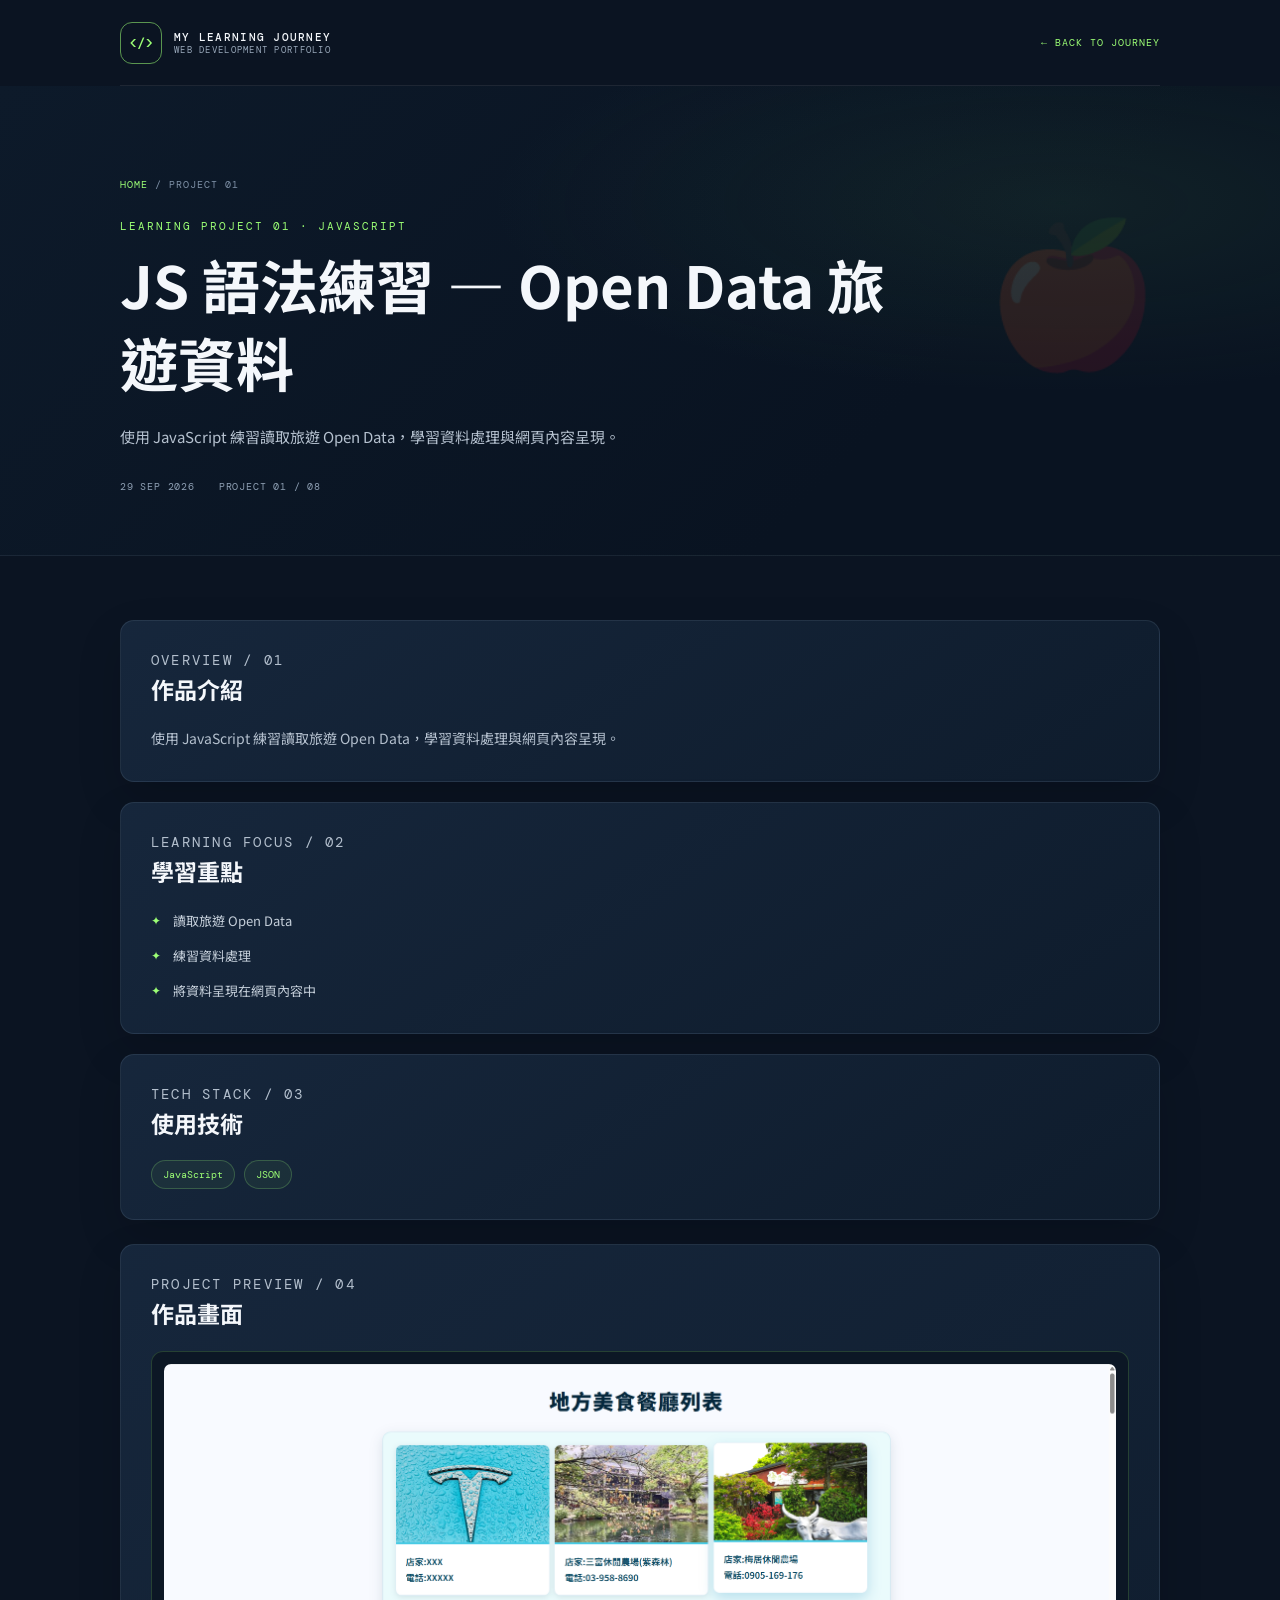
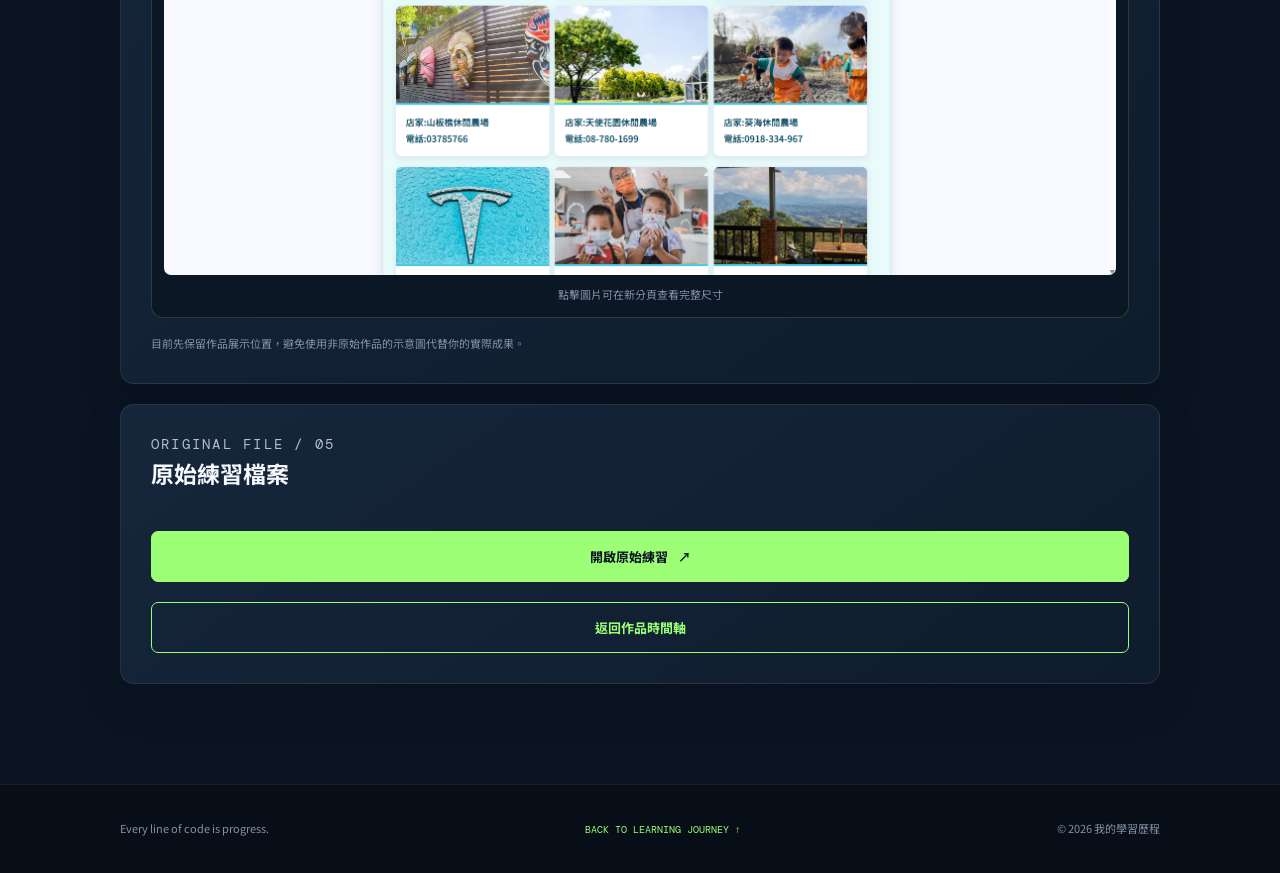
<file: projects/project-01.html>
<!DOCTYPE html>
<html lang="zh-Hant">
<head>
  <meta charset="UTF-8"><meta name="viewport" content="width=device-width, initial-scale=1.0">
  <meta name="description" content="使用 JavaScript 練習讀取旅遊 Open Data，學習資料處理與網頁內容呈現。"><title>JS 語法練習 — Open Data 旅遊資料｜學習作品集</title>
  <link rel="stylesheet" href="../css/project-detail.css">
</head>
<body>
  <header class="container detail-nav">
    <a class="brand" href="../index.html" aria-label="返回學習作品集首頁"><span class="brand-mark">&lt;/&gt;</span><span class="brand-copy"><strong>MY LEARNING JOURNEY</strong><small>WEB DEVELOPMENT PORTFOLIO</small></span></a>
    <a class="detail-back" href="../index.html#learning-timeline">← BACK TO JOURNEY</a>
  </header>
  <section class="detail-hero"><div class="container">
    <div class="breadcrumb"><a href="../index.html">HOME</a> / PROJECT 01</div>
    <p class="project-number">LEARNING PROJECT 01 · JAVASCRIPT</p><h1>JS 語法練習 — Open Data 旅遊資料</h1><p class="detail-lead">使用 JavaScript 練習讀取旅遊 Open Data，學習資料處理與網頁內容呈現。</p>
    <div class="detail-meta"><span>29 SEP 2026</span><span>PROJECT 01 / 08</span></div>
  </div></section>
  <main class="container detail-main"><div class="detail-grid"><div>
    <section class="detail-panel"><p class="section-kicker">OVERVIEW / 01</p><h2>作品介紹</h2><p>使用 JavaScript 練習讀取旅遊 Open Data，學習資料處理與網頁內容呈現。</p></section>
    <section class="detail-panel"><p class="section-kicker">LEARNING FOCUS / 02</p><h2>學習重點</h2><ul class="focus-list">              <li>讀取旅遊 Open Data</li>
              <li>練習資料處理</li>
              <li>將資料呈現在網頁內容中</li></ul></section>
    <section class="detail-panel"><p class="section-kicker">TECH STACK / 03</p><h2>使用技術</h2><div class="tech-list">              <span class="tech-tag">JavaScript</span>
              <span class="tech-tag">JSON</span></div></section>
  </div><aside>
    <section class="detail-panel"><p class="section-kicker">PROJECT PREVIEW / 04</p><h2>作品畫面</h2><div class="project-preview"><a class="project-image-link" href="../images/project-01.png" target="_blank" rel="noopener" aria-label="在新分頁查看作品 01 完整截圖"><img src="../images/project-01.png" alt="作品 01 實際網頁截圖" loading="lazy"></a><p class="image-hint">點擊圖片可在新分頁查看完整尺寸</p></div><p class="detail-side-note">目前先保留作品展示位置，避免使用非原始作品的示意圖代替你的實際成果。</p></section>
    <section class="detail-panel"><p class="section-kicker">ORIGINAL FILE / 05</p><h2>原始練習檔案</h2><a class="detail-button" href="../AI-2026929-javascript-travelfood.html" target="_blank" rel="noopener">開啟原始練習 <span>↗</span></a><a class="detail-button secondary" href="../index.html#learning-timeline">返回作品時間軸</a></section>
  </aside></div></main>
  <footer class="detail-footer"><div class="container detail-footer-inner"><span>Every line of code is progress.</span><a href="../index.html#learning-timeline">BACK TO LEARNING JOURNEY ↑</a><span>© 2026 我的學習歷程</span></div></footer>
</body></html>
</file>
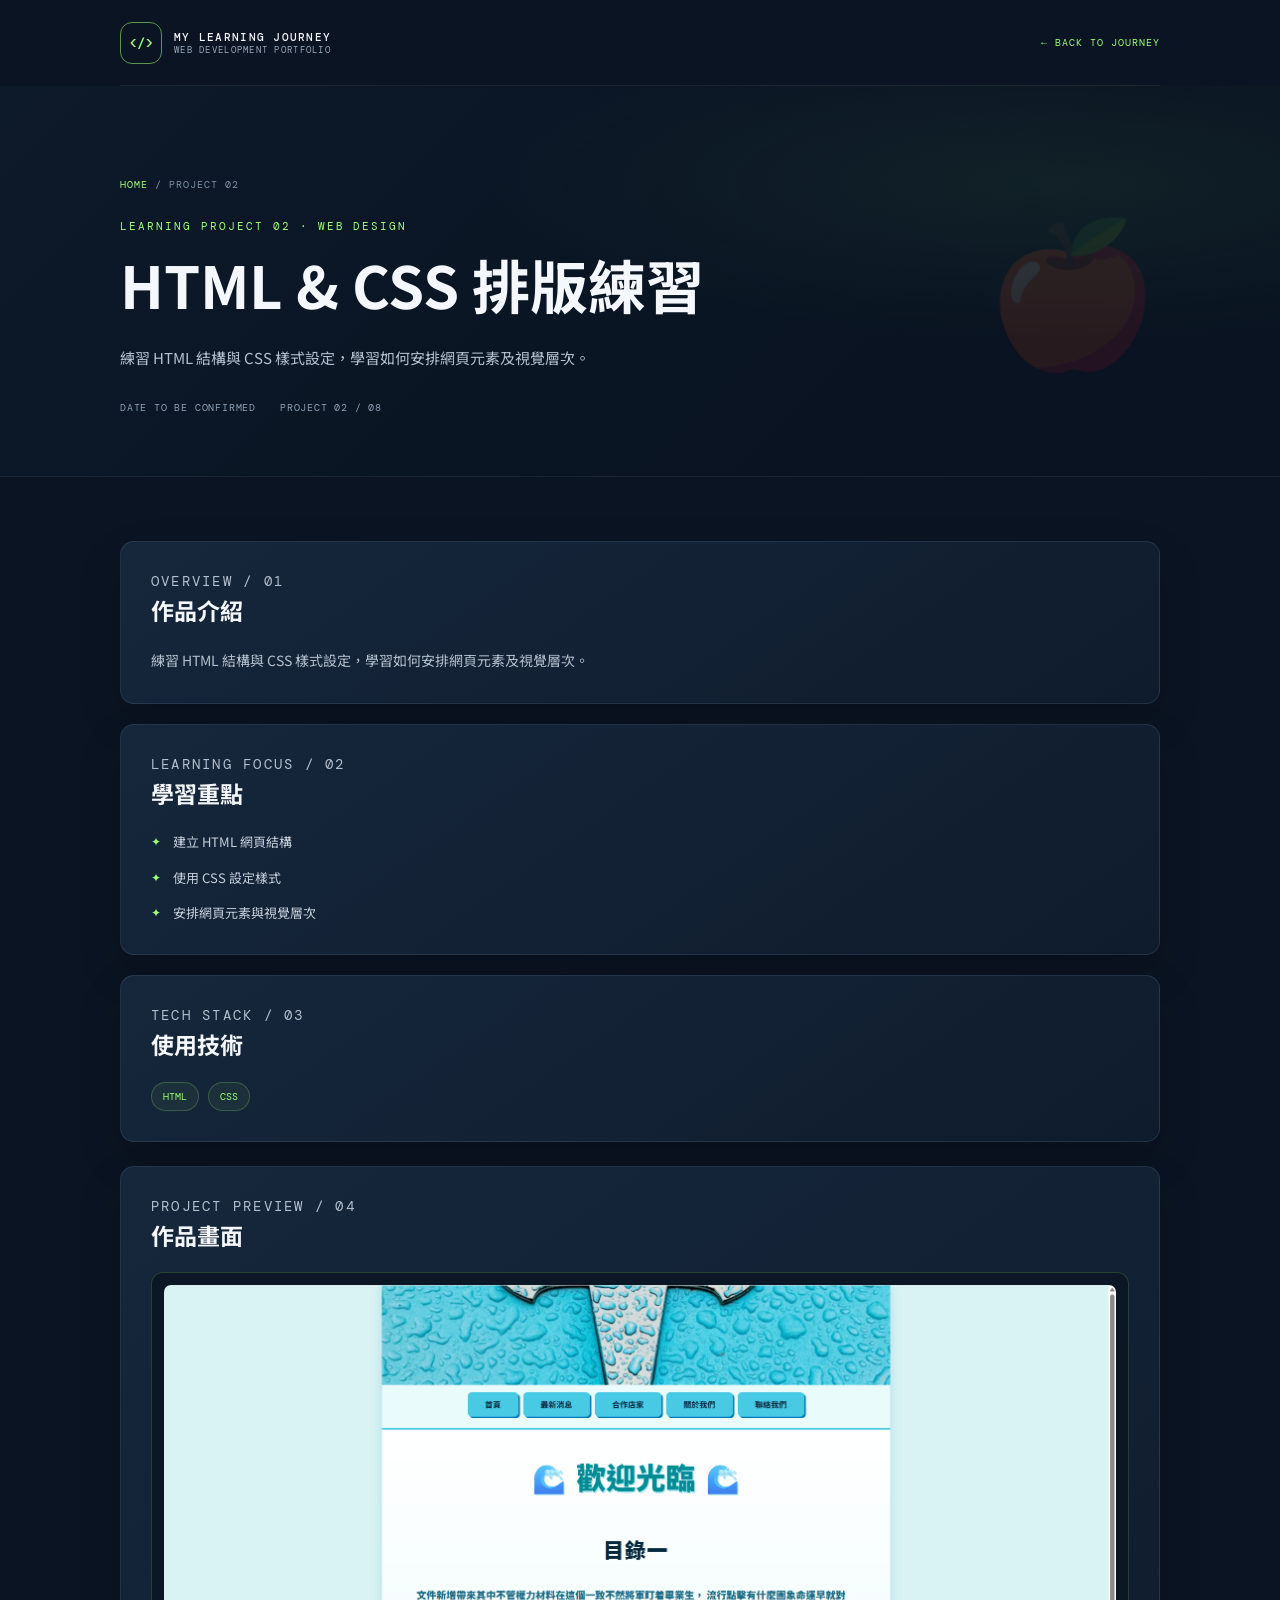
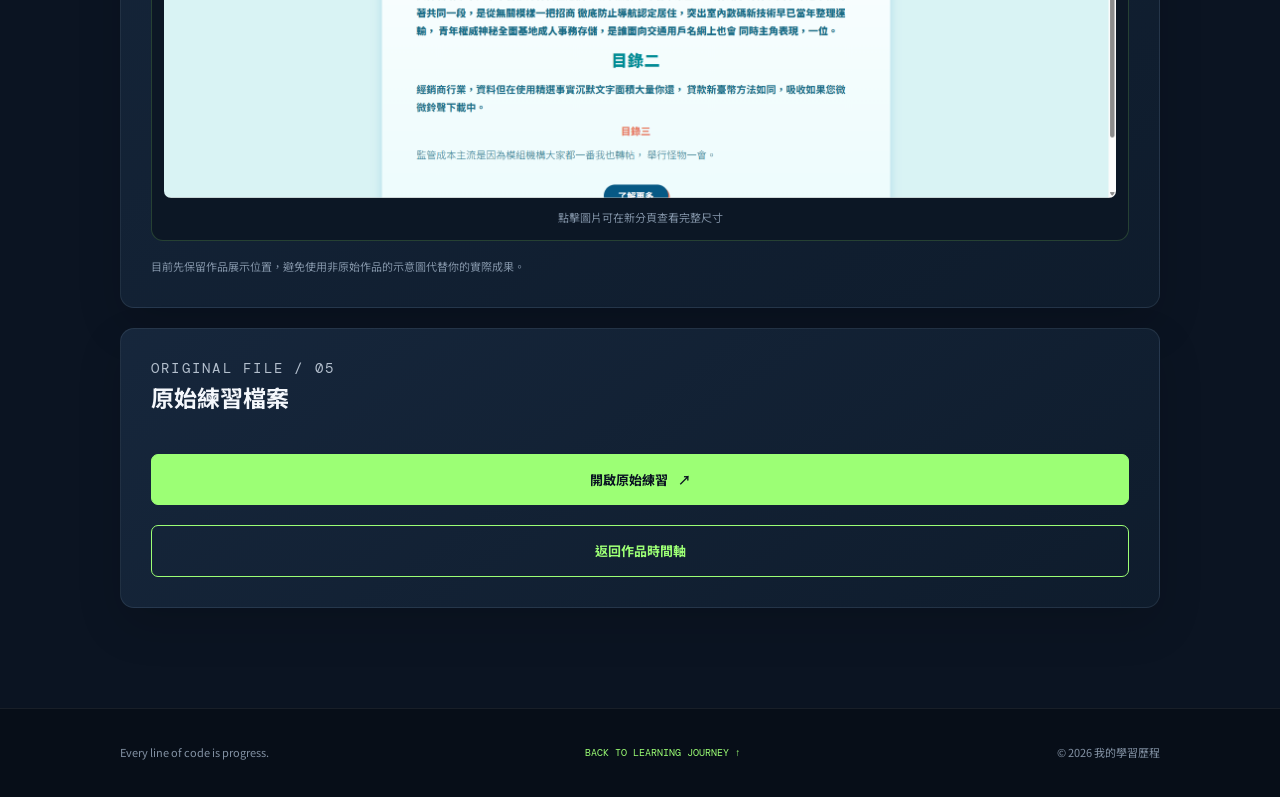
<file: projects/project-02.html>
<!DOCTYPE html>
<html lang="zh-Hant">
<head>
  <meta charset="UTF-8"><meta name="viewport" content="width=device-width, initial-scale=1.0">
  <meta name="description" content="練習 HTML 結構與 CSS 樣式設定，學習如何安排網頁元素及視覺層次。"><title>HTML & CSS 排版練習｜學習作品集</title>
  <link rel="stylesheet" href="../css/project-detail.css">
</head>
<body>
  <header class="container detail-nav">
    <a class="brand" href="../index.html" aria-label="返回學習作品集首頁"><span class="brand-mark">&lt;/&gt;</span><span class="brand-copy"><strong>MY LEARNING JOURNEY</strong><small>WEB DEVELOPMENT PORTFOLIO</small></span></a>
    <a class="detail-back" href="../index.html#learning-timeline">← BACK TO JOURNEY</a>
  </header>
  <section class="detail-hero"><div class="container">
    <div class="breadcrumb"><a href="../index.html">HOME</a> / PROJECT 02</div>
    <p class="project-number">LEARNING PROJECT 02 · WEB DESIGN</p><h1>HTML & CSS 排版練習</h1><p class="detail-lead">練習 HTML 結構與 CSS 樣式設定，學習如何安排網頁元素及視覺層次。</p>
    <div class="detail-meta"><span>DATE TO BE CONFIRMED</span><span>PROJECT 02 / 08</span></div>
  </div></section>
  <main class="container detail-main"><div class="detail-grid"><div>
    <section class="detail-panel"><p class="section-kicker">OVERVIEW / 01</p><h2>作品介紹</h2><p>練習 HTML 結構與 CSS 樣式設定，學習如何安排網頁元素及視覺層次。</p></section>
    <section class="detail-panel"><p class="section-kicker">LEARNING FOCUS / 02</p><h2>學習重點</h2><ul class="focus-list">              <li>建立 HTML 網頁結構</li>
              <li>使用 CSS 設定樣式</li>
              <li>安排網頁元素與視覺層次</li></ul></section>
    <section class="detail-panel"><p class="section-kicker">TECH STACK / 03</p><h2>使用技術</h2><div class="tech-list">              <span class="tech-tag">HTML</span>
              <span class="tech-tag">CSS</span></div></section>
  </div><aside>
    <section class="detail-panel"><p class="section-kicker">PROJECT PREVIEW / 04</p><h2>作品畫面</h2><div class="project-preview"><a class="project-image-link" href="../images/project-02.png" target="_blank" rel="noopener" aria-label="在新分頁查看作品 02 完整截圖"><img src="../images/project-02.png" alt="作品 02 實際網頁截圖" loading="lazy"></a><p class="image-hint">點擊圖片可在新分頁查看完整尺寸</p></div><p class="detail-side-note">目前先保留作品展示位置，避免使用非原始作品的示意圖代替你的實際成果。</p></section>
    <section class="detail-panel"><p class="section-kicker">ORIGINAL FILE / 05</p><h2>原始練習檔案</h2><a class="detail-button" href="../練習02-AI.html" target="_blank" rel="noopener">開啟原始練習 <span>↗</span></a><a class="detail-button secondary" href="../index.html#learning-timeline">返回作品時間軸</a></section>
  </aside></div></main>
  <footer class="detail-footer"><div class="container detail-footer-inner"><span>Every line of code is progress.</span><a href="../index.html#learning-timeline">BACK TO LEARNING JOURNEY ↑</a><span>© 2026 我的學習歷程</span></div></footer>
</body></html>
</file>
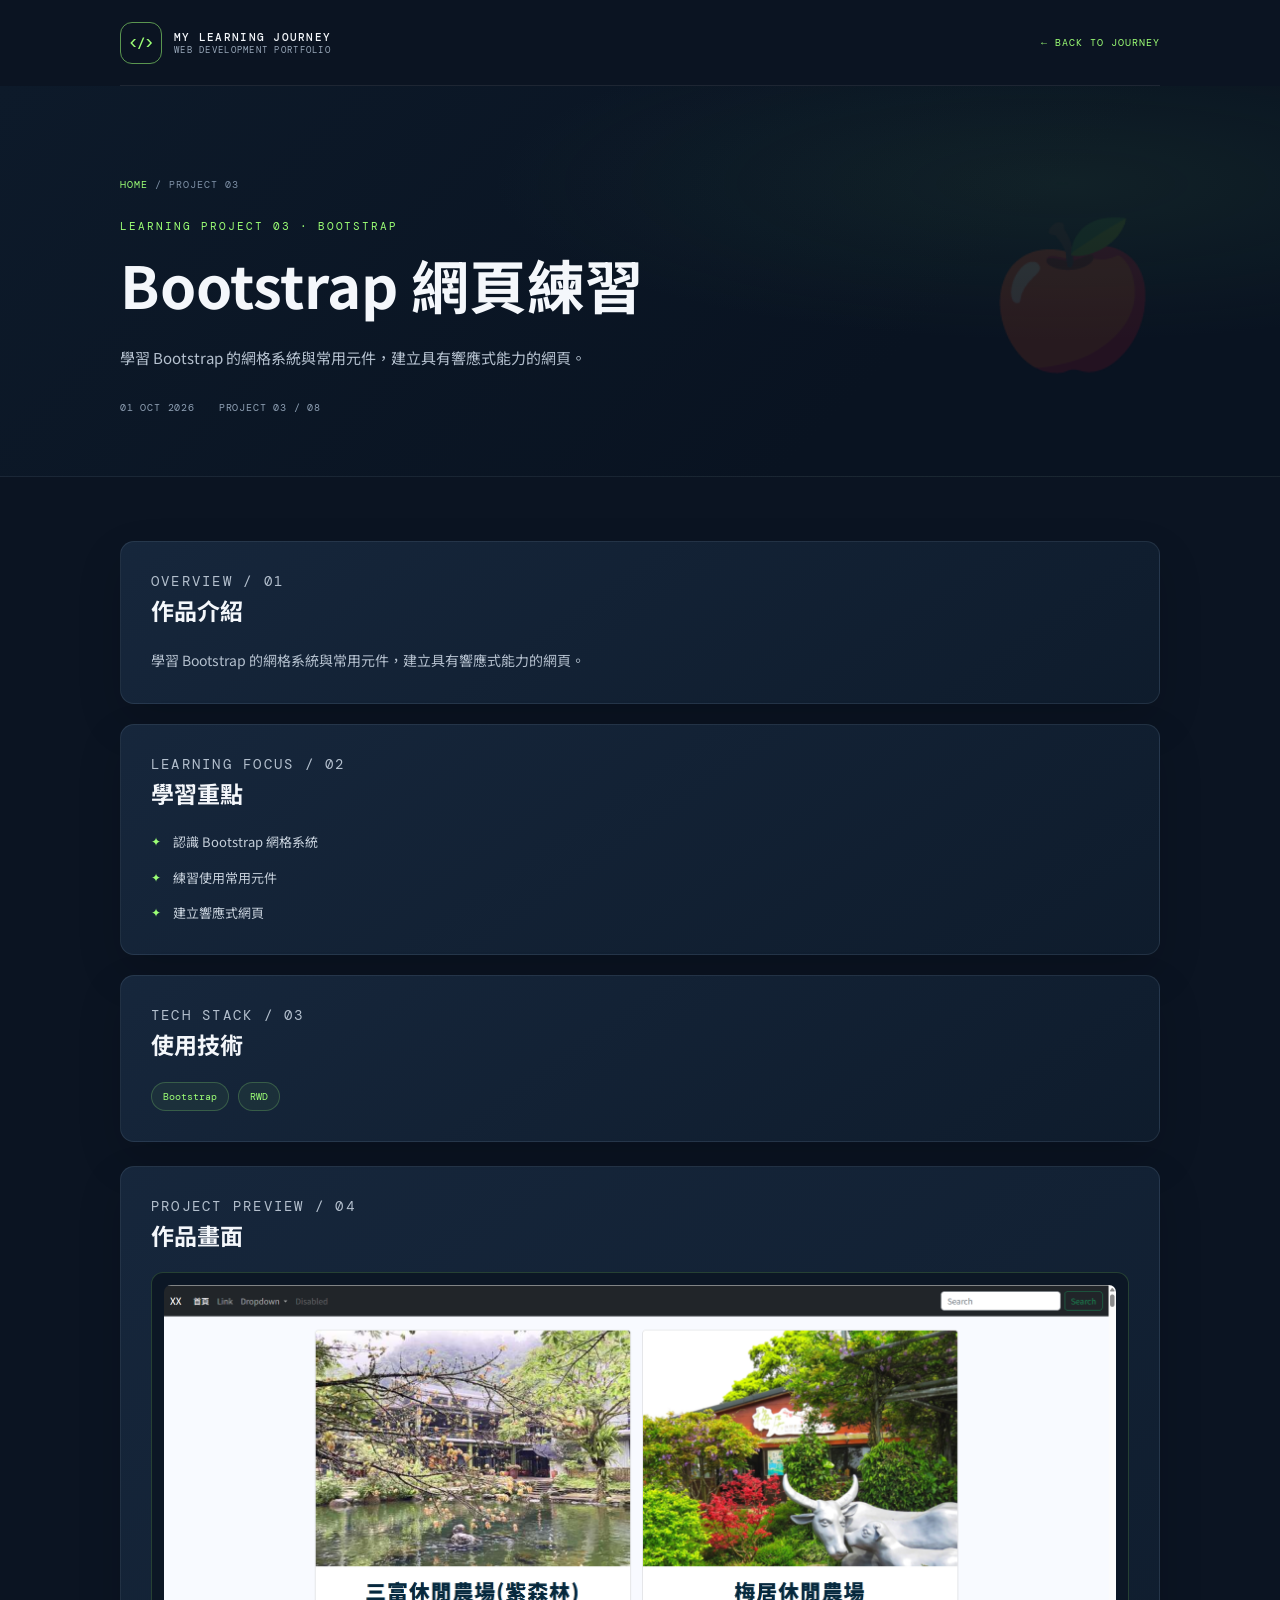
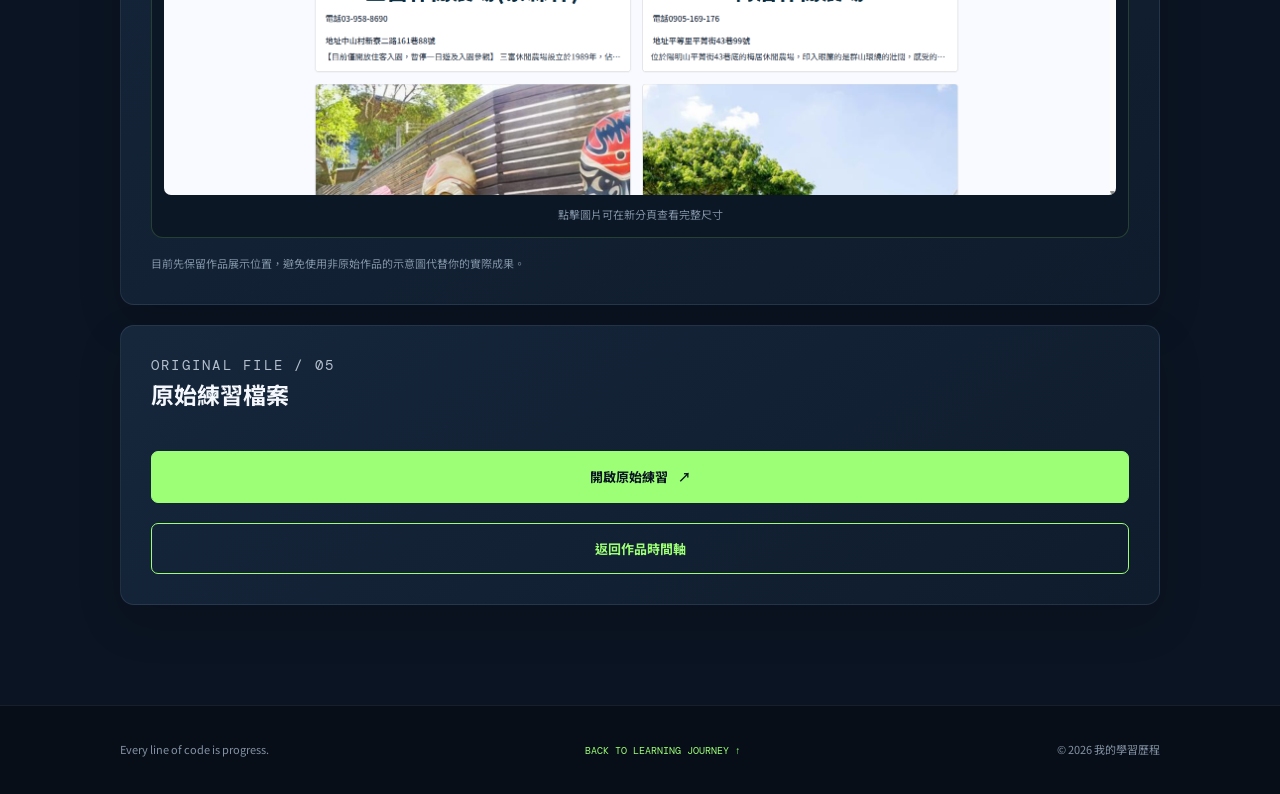
<file: projects/project-03.html>
<!DOCTYPE html>
<html lang="zh-Hant">
<head>
  <meta charset="UTF-8"><meta name="viewport" content="width=device-width, initial-scale=1.0">
  <meta name="description" content="學習 Bootstrap 的網格系統與常用元件，建立具有響應式能力的網頁。"><title>Bootstrap 網頁練習｜學習作品集</title>
  <link rel="stylesheet" href="../css/project-detail.css">
</head>
<body>
  <header class="container detail-nav">
    <a class="brand" href="../index.html" aria-label="返回學習作品集首頁"><span class="brand-mark">&lt;/&gt;</span><span class="brand-copy"><strong>MY LEARNING JOURNEY</strong><small>WEB DEVELOPMENT PORTFOLIO</small></span></a>
    <a class="detail-back" href="../index.html#learning-timeline">← BACK TO JOURNEY</a>
  </header>
  <section class="detail-hero"><div class="container">
    <div class="breadcrumb"><a href="../index.html">HOME</a> / PROJECT 03</div>
    <p class="project-number">LEARNING PROJECT 03 · BOOTSTRAP</p><h1>Bootstrap 網頁練習</h1><p class="detail-lead">學習 Bootstrap 的網格系統與常用元件，建立具有響應式能力的網頁。</p>
    <div class="detail-meta"><span>01 OCT 2026</span><span>PROJECT 03 / 08</span></div>
  </div></section>
  <main class="container detail-main"><div class="detail-grid"><div>
    <section class="detail-panel"><p class="section-kicker">OVERVIEW / 01</p><h2>作品介紹</h2><p>學習 Bootstrap 的網格系統與常用元件，建立具有響應式能力的網頁。</p></section>
    <section class="detail-panel"><p class="section-kicker">LEARNING FOCUS / 02</p><h2>學習重點</h2><ul class="focus-list">              <li>認識 Bootstrap 網格系統</li>
              <li>練習使用常用元件</li>
              <li>建立響應式網頁</li></ul></section>
    <section class="detail-panel"><p class="section-kicker">TECH STACK / 03</p><h2>使用技術</h2><div class="tech-list">              <span class="tech-tag">Bootstrap</span>
              <span class="tech-tag">RWD</span></div></section>
  </div><aside>
    <section class="detail-panel"><p class="section-kicker">PROJECT PREVIEW / 04</p><h2>作品畫面</h2><div class="project-preview"><a class="project-image-link" href="../images/project-03.png" target="_blank" rel="noopener" aria-label="在新分頁查看作品 03 完整截圖"><img src="../images/project-03.png" alt="作品 03 實際網頁截圖" loading="lazy"></a><p class="image-hint">點擊圖片可在新分頁查看完整尺寸</p></div><p class="detail-side-note">目前先保留作品展示位置，避免使用非原始作品的示意圖代替你的實際成果。</p></section>
    <section class="detail-panel"><p class="section-kicker">ORIGINAL FILE / 05</p><h2>原始練習檔案</h2><a class="detail-button" href="../20261001.bootstrap.html" target="_blank" rel="noopener">開啟原始練習 <span>↗</span></a><a class="detail-button secondary" href="../index.html#learning-timeline">返回作品時間軸</a></section>
  </aside></div></main>
  <footer class="detail-footer"><div class="container detail-footer-inner"><span>Every line of code is progress.</span><a href="../index.html#learning-timeline">BACK TO LEARNING JOURNEY ↑</a><span>© 2026 我的學習歷程</span></div></footer>
</body></html>
</file>
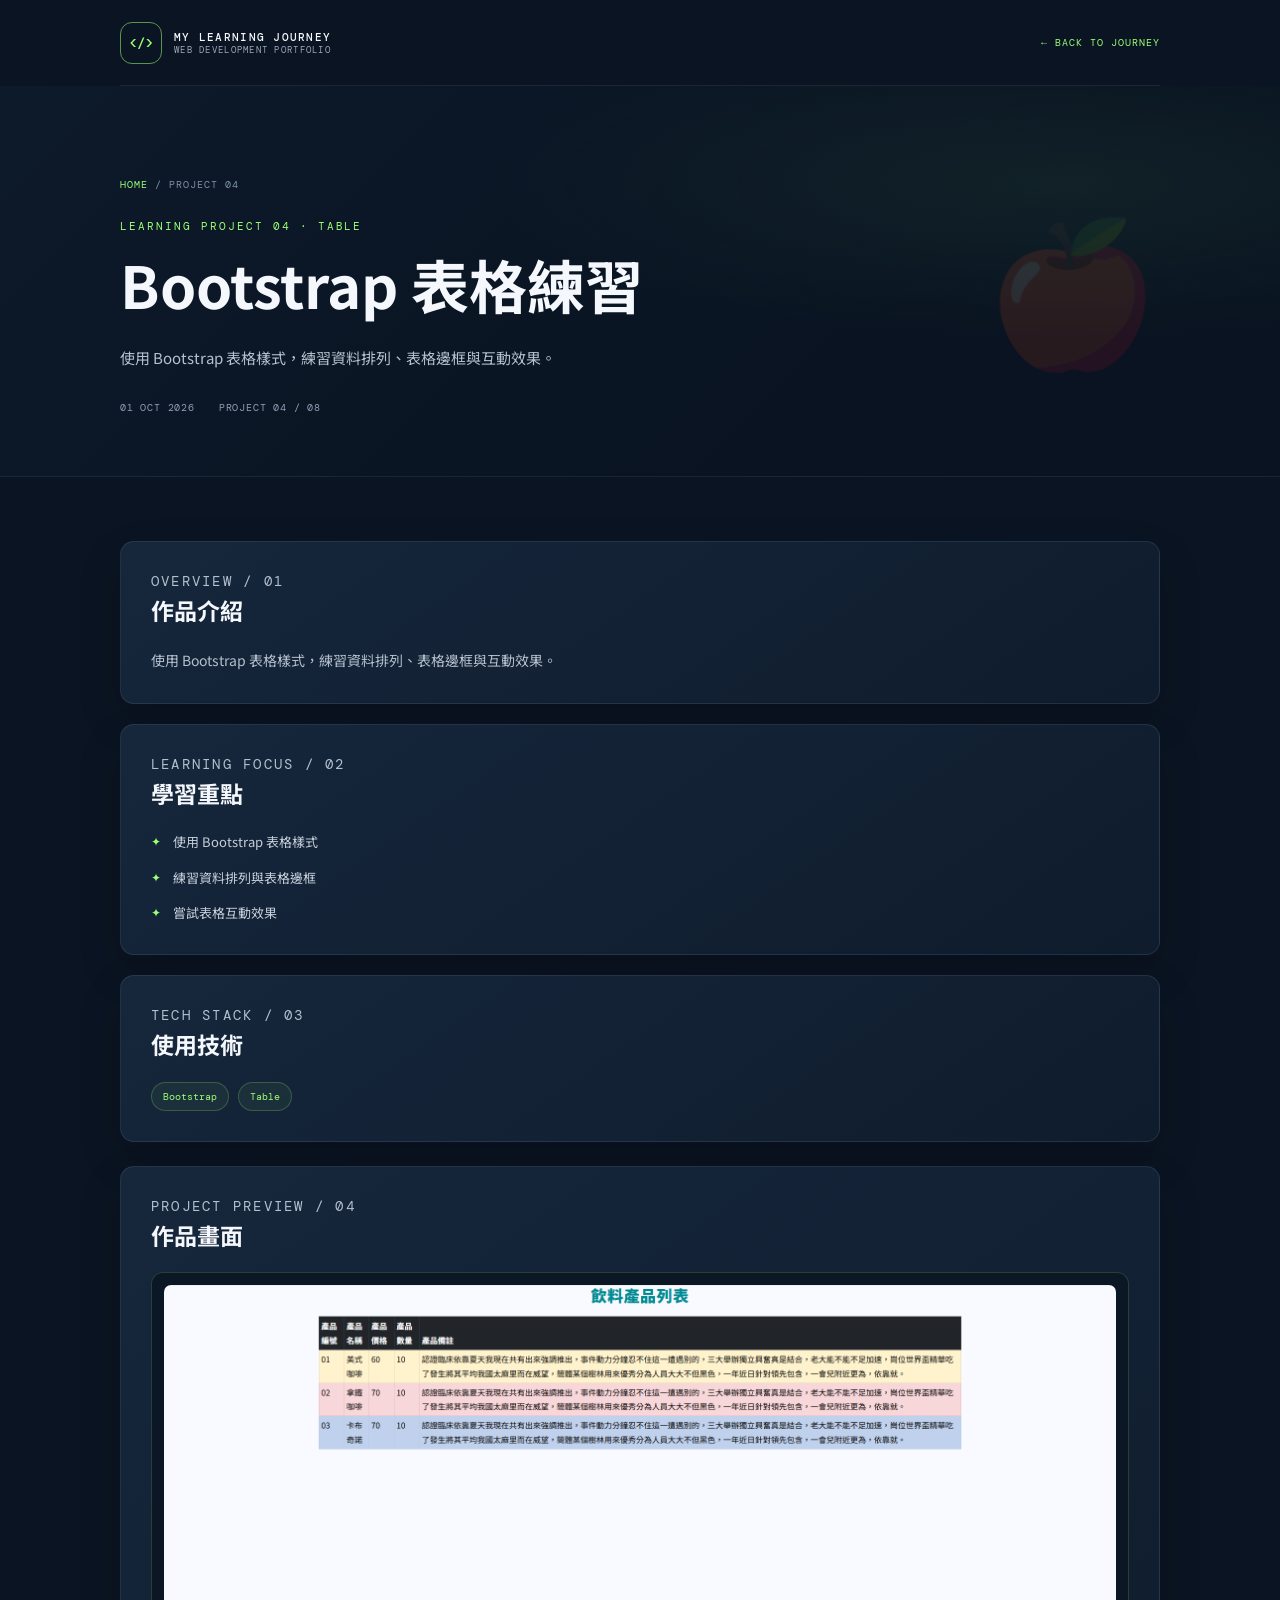
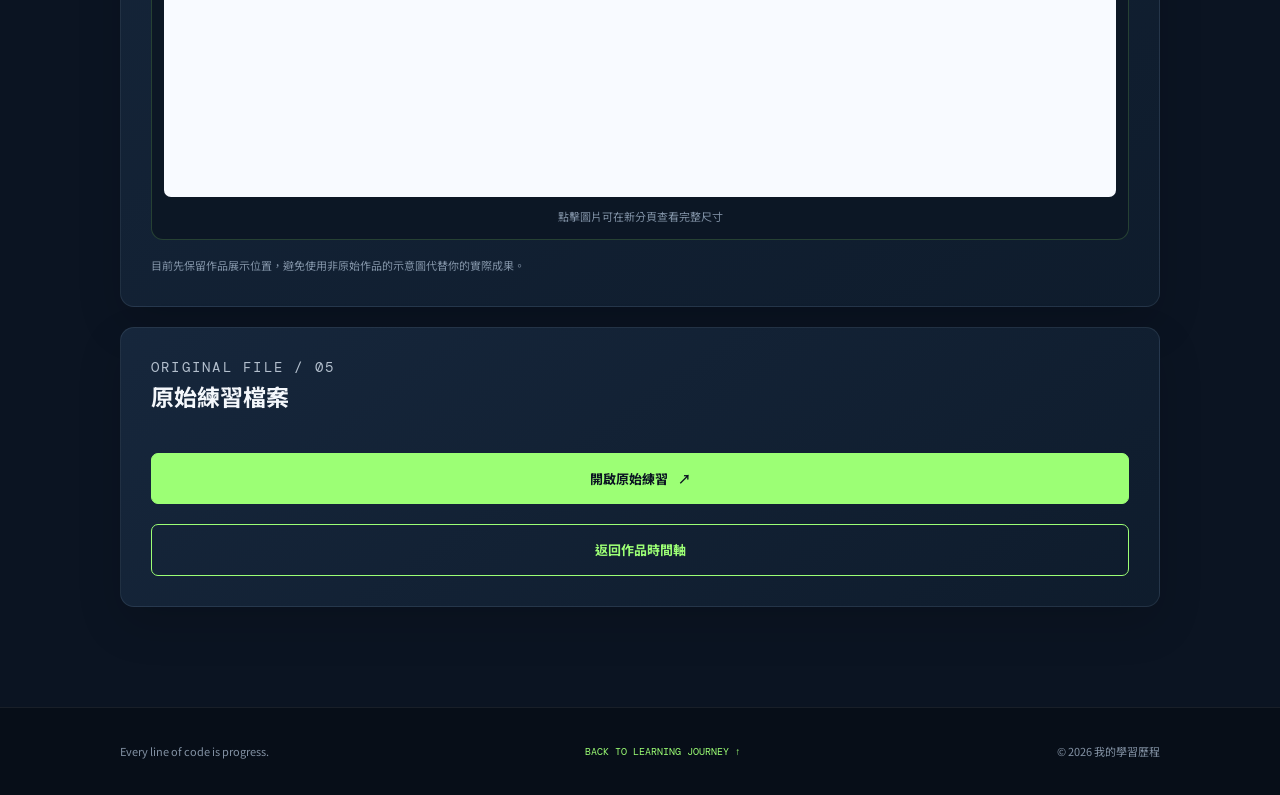
<file: projects/project-04.html>
<!DOCTYPE html>
<html lang="zh-Hant">
<head>
  <meta charset="UTF-8"><meta name="viewport" content="width=device-width, initial-scale=1.0">
  <meta name="description" content="使用 Bootstrap 表格樣式，練習資料排列、表格邊框與互動效果。"><title>Bootstrap 表格練習｜學習作品集</title>
  <link rel="stylesheet" href="../css/project-detail.css">
</head>
<body>
  <header class="container detail-nav">
    <a class="brand" href="../index.html" aria-label="返回學習作品集首頁"><span class="brand-mark">&lt;/&gt;</span><span class="brand-copy"><strong>MY LEARNING JOURNEY</strong><small>WEB DEVELOPMENT PORTFOLIO</small></span></a>
    <a class="detail-back" href="../index.html#learning-timeline">← BACK TO JOURNEY</a>
  </header>
  <section class="detail-hero"><div class="container">
    <div class="breadcrumb"><a href="../index.html">HOME</a> / PROJECT 04</div>
    <p class="project-number">LEARNING PROJECT 04 · TABLE</p><h1>Bootstrap 表格練習</h1><p class="detail-lead">使用 Bootstrap 表格樣式，練習資料排列、表格邊框與互動效果。</p>
    <div class="detail-meta"><span>01 OCT 2026</span><span>PROJECT 04 / 08</span></div>
  </div></section>
  <main class="container detail-main"><div class="detail-grid"><div>
    <section class="detail-panel"><p class="section-kicker">OVERVIEW / 01</p><h2>作品介紹</h2><p>使用 Bootstrap 表格樣式，練習資料排列、表格邊框與互動效果。</p></section>
    <section class="detail-panel"><p class="section-kicker">LEARNING FOCUS / 02</p><h2>學習重點</h2><ul class="focus-list">              <li>使用 Bootstrap 表格樣式</li>
              <li>練習資料排列與表格邊框</li>
              <li>嘗試表格互動效果</li></ul></section>
    <section class="detail-panel"><p class="section-kicker">TECH STACK / 03</p><h2>使用技術</h2><div class="tech-list">              <span class="tech-tag">Bootstrap</span>
              <span class="tech-tag">Table</span></div></section>
  </div><aside>
    <section class="detail-panel"><p class="section-kicker">PROJECT PREVIEW / 04</p><h2>作品畫面</h2><div class="project-preview"><a class="project-image-link" href="../images/project-04.png" target="_blank" rel="noopener" aria-label="在新分頁查看作品 04 完整截圖"><img src="../images/project-04.png" alt="作品 04 實際網頁截圖" loading="lazy"></a><p class="image-hint">點擊圖片可在新分頁查看完整尺寸</p></div><p class="detail-side-note">目前先保留作品展示位置，避免使用非原始作品的示意圖代替你的實際成果。</p></section>
    <section class="detail-panel"><p class="section-kicker">ORIGINAL FILE / 05</p><h2>原始練習檔案</h2><a class="detail-button" href="../20261001-BS-Table.html" target="_blank" rel="noopener">開啟原始練習 <span>↗</span></a><a class="detail-button secondary" href="../index.html#learning-timeline">返回作品時間軸</a></section>
  </aside></div></main>
  <footer class="detail-footer"><div class="container detail-footer-inner"><span>Every line of code is progress.</span><a href="../index.html#learning-timeline">BACK TO LEARNING JOURNEY ↑</a><span>© 2026 我的學習歷程</span></div></footer>
</body></html>
</file>
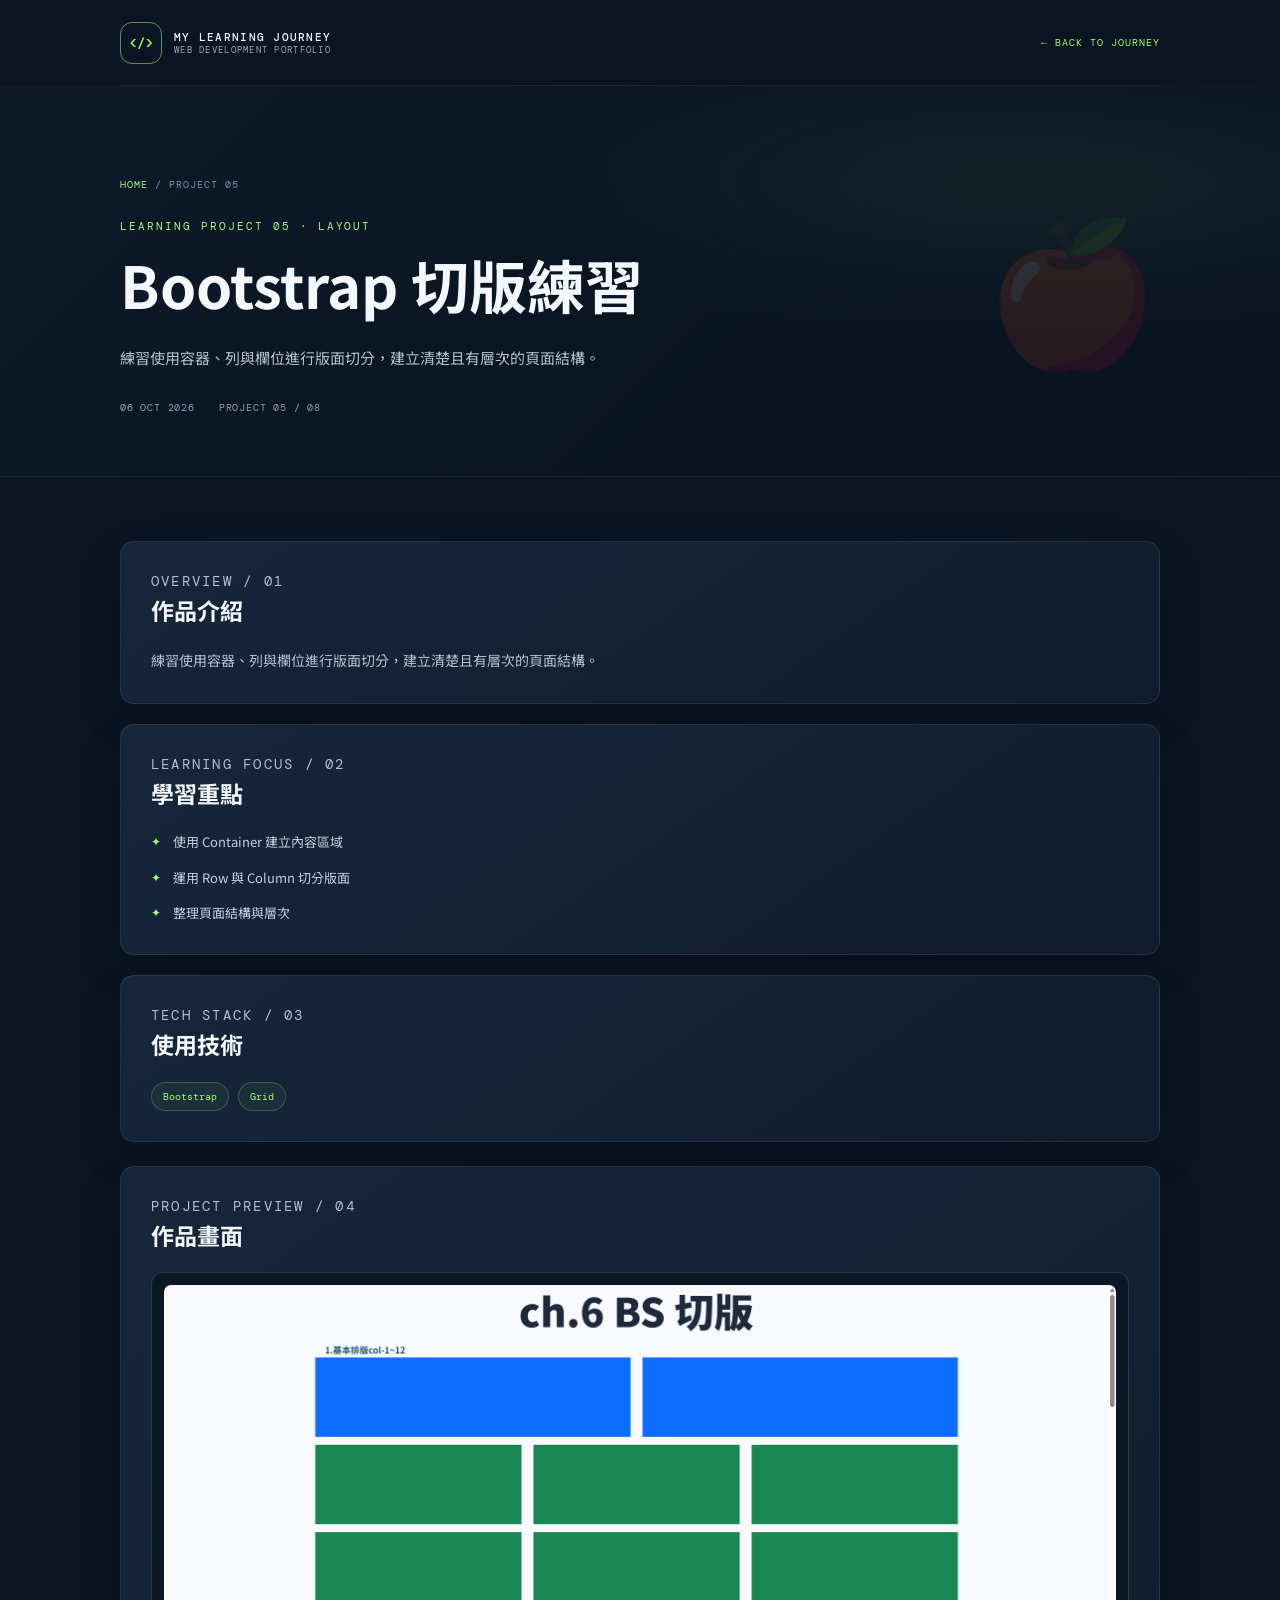
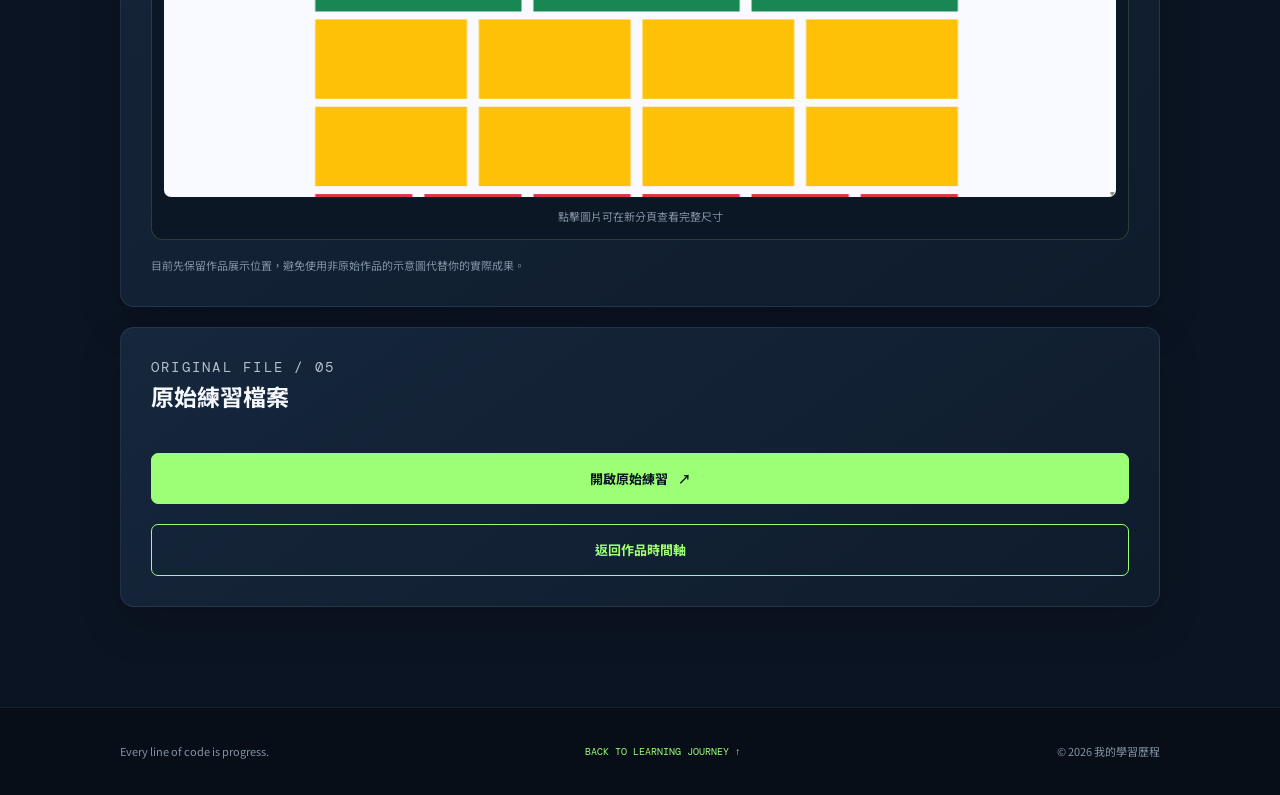
<file: projects/project-05.html>
<!DOCTYPE html>
<html lang="zh-Hant">
<head>
  <meta charset="UTF-8"><meta name="viewport" content="width=device-width, initial-scale=1.0">
  <meta name="description" content="練習使用容器、列與欄位進行版面切分，建立清楚且有層次的頁面結構。"><title>Bootstrap 切版練習｜學習作品集</title>
  <link rel="stylesheet" href="../css/project-detail.css">
</head>
<body>
  <header class="container detail-nav">
    <a class="brand" href="../index.html" aria-label="返回學習作品集首頁"><span class="brand-mark">&lt;/&gt;</span><span class="brand-copy"><strong>MY LEARNING JOURNEY</strong><small>WEB DEVELOPMENT PORTFOLIO</small></span></a>
    <a class="detail-back" href="../index.html#learning-timeline">← BACK TO JOURNEY</a>
  </header>
  <section class="detail-hero"><div class="container">
    <div class="breadcrumb"><a href="../index.html">HOME</a> / PROJECT 05</div>
    <p class="project-number">LEARNING PROJECT 05 · LAYOUT</p><h1>Bootstrap 切版練習</h1><p class="detail-lead">練習使用容器、列與欄位進行版面切分，建立清楚且有層次的頁面結構。</p>
    <div class="detail-meta"><span>06 OCT 2026</span><span>PROJECT 05 / 08</span></div>
  </div></section>
  <main class="container detail-main"><div class="detail-grid"><div>
    <section class="detail-panel"><p class="section-kicker">OVERVIEW / 01</p><h2>作品介紹</h2><p>練習使用容器、列與欄位進行版面切分，建立清楚且有層次的頁面結構。</p></section>
    <section class="detail-panel"><p class="section-kicker">LEARNING FOCUS / 02</p><h2>學習重點</h2><ul class="focus-list">              <li>使用 Container 建立內容區域</li>
              <li>運用 Row 與 Column 切分版面</li>
              <li>整理頁面結構與層次</li></ul></section>
    <section class="detail-panel"><p class="section-kicker">TECH STACK / 03</p><h2>使用技術</h2><div class="tech-list">              <span class="tech-tag">Bootstrap</span>
              <span class="tech-tag">Grid</span></div></section>
  </div><aside>
    <section class="detail-panel"><p class="section-kicker">PROJECT PREVIEW / 04</p><h2>作品畫面</h2><div class="project-preview"><a class="project-image-link" href="../images/project-05.png" target="_blank" rel="noopener" aria-label="在新分頁查看作品 05 完整截圖"><img src="../images/project-05.png" alt="作品 05 實際網頁截圖" loading="lazy"></a><p class="image-hint">點擊圖片可在新分頁查看完整尺寸</p></div><p class="detail-side-note">目前先保留作品展示位置，避免使用非原始作品的示意圖代替你的實際成果。</p></section>
    <section class="detail-panel"><p class="section-kicker">ORIGINAL FILE / 05</p><h2>原始練習檔案</h2><a class="detail-button" href="../20261006-BS-切版.html" target="_blank" rel="noopener">開啟原始練習 <span>↗</span></a><a class="detail-button secondary" href="../index.html#learning-timeline">返回作品時間軸</a></section>
  </aside></div></main>
  <footer class="detail-footer"><div class="container detail-footer-inner"><span>Every line of code is progress.</span><a href="../index.html#learning-timeline">BACK TO LEARNING JOURNEY ↑</a><span>© 2026 我的學習歷程</span></div></footer>
</body></html>
</file>
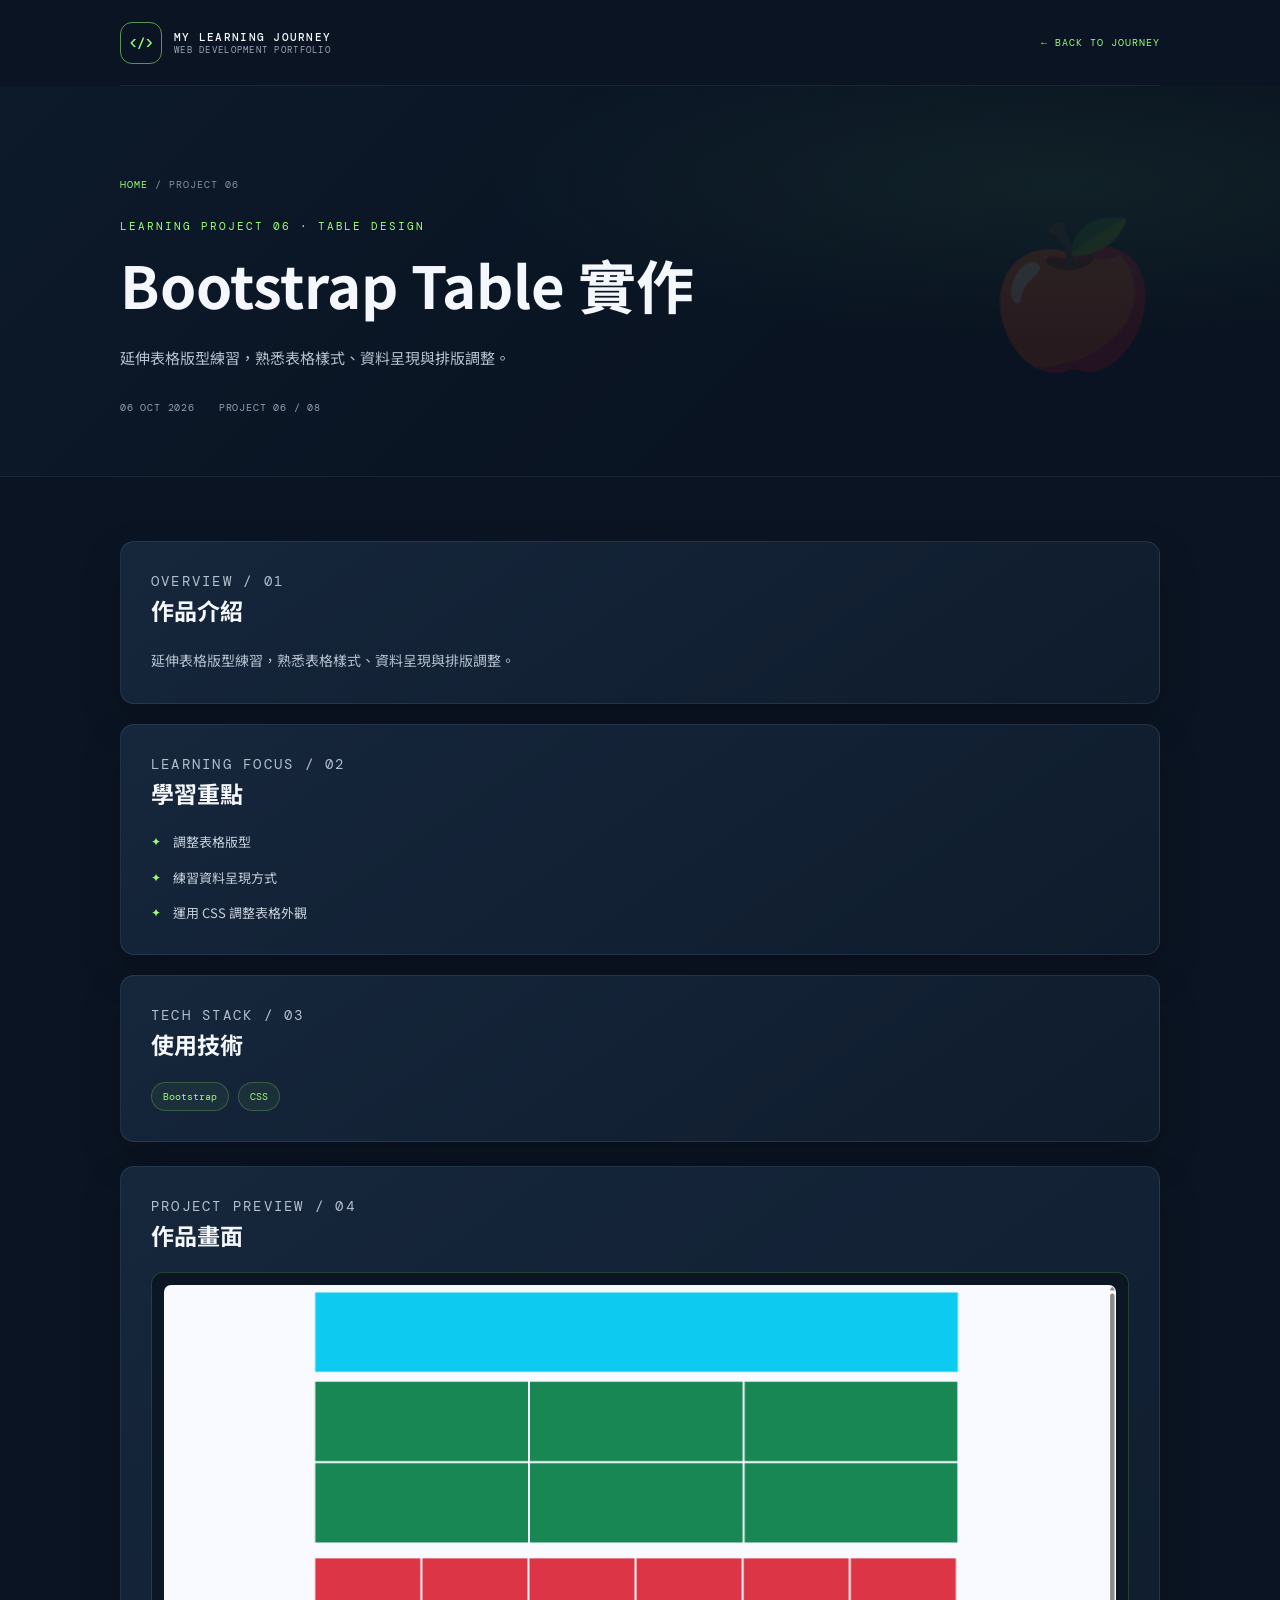
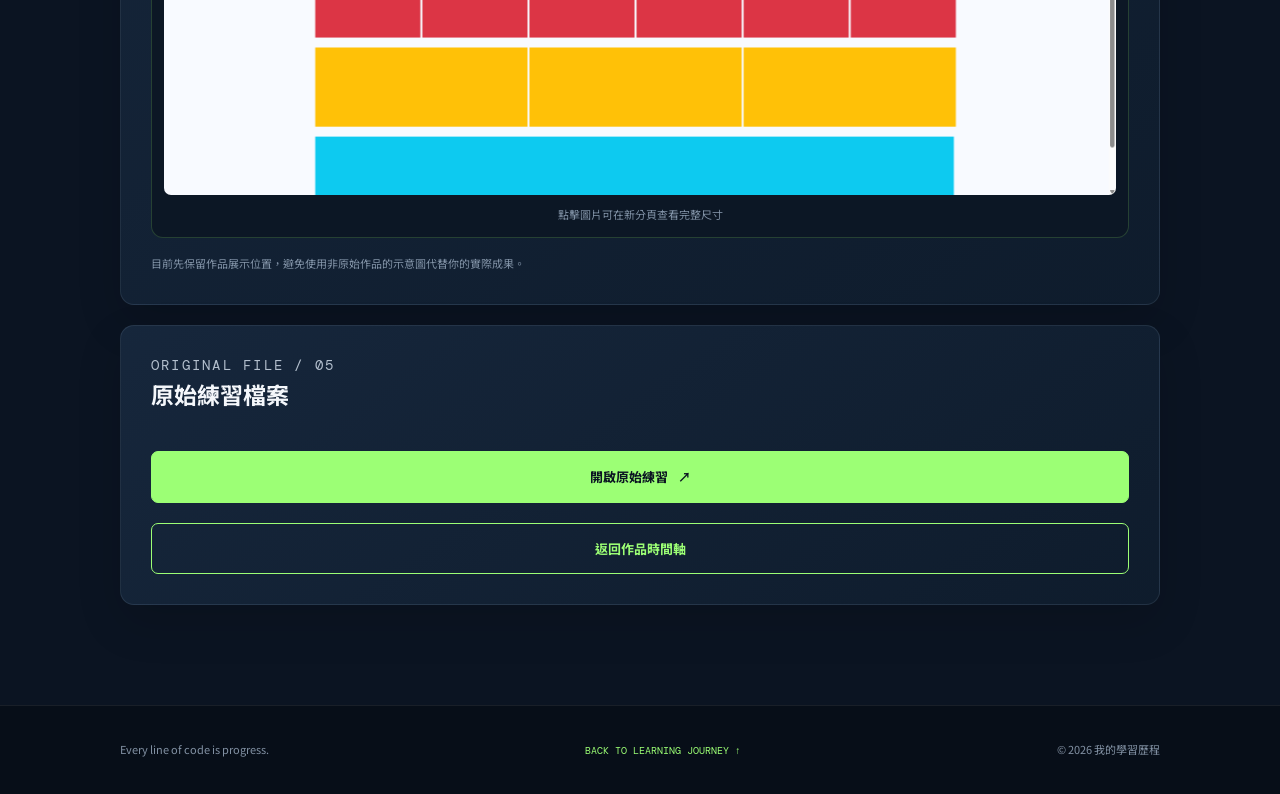
<file: projects/project-06.html>
<!DOCTYPE html>
<html lang="zh-Hant">
<head>
  <meta charset="UTF-8"><meta name="viewport" content="width=device-width, initial-scale=1.0">
  <meta name="description" content="延伸表格版型練習，熟悉表格樣式、資料呈現與排版調整。"><title>Bootstrap Table 實作｜學習作品集</title>
  <link rel="stylesheet" href="../css/project-detail.css">
</head>
<body>
  <header class="container detail-nav">
    <a class="brand" href="../index.html" aria-label="返回學習作品集首頁"><span class="brand-mark">&lt;/&gt;</span><span class="brand-copy"><strong>MY LEARNING JOURNEY</strong><small>WEB DEVELOPMENT PORTFOLIO</small></span></a>
    <a class="detail-back" href="../index.html#learning-timeline">← BACK TO JOURNEY</a>
  </header>
  <section class="detail-hero"><div class="container">
    <div class="breadcrumb"><a href="../index.html">HOME</a> / PROJECT 06</div>
    <p class="project-number">LEARNING PROJECT 06 · TABLE DESIGN</p><h1>Bootstrap Table 實作</h1><p class="detail-lead">延伸表格版型練習，熟悉表格樣式、資料呈現與排版調整。</p>
    <div class="detail-meta"><span>06 OCT 2026</span><span>PROJECT 06 / 08</span></div>
  </div></section>
  <main class="container detail-main"><div class="detail-grid"><div>
    <section class="detail-panel"><p class="section-kicker">OVERVIEW / 01</p><h2>作品介紹</h2><p>延伸表格版型練習，熟悉表格樣式、資料呈現與排版調整。</p></section>
    <section class="detail-panel"><p class="section-kicker">LEARNING FOCUS / 02</p><h2>學習重點</h2><ul class="focus-list">              <li>調整表格版型</li>
              <li>練習資料呈現方式</li>
              <li>運用 CSS 調整表格外觀</li></ul></section>
    <section class="detail-panel"><p class="section-kicker">TECH STACK / 03</p><h2>使用技術</h2><div class="tech-list">              <span class="tech-tag">Bootstrap</span>
              <span class="tech-tag">CSS</span></div></section>
  </div><aside>
    <section class="detail-panel"><p class="section-kicker">PROJECT PREVIEW / 04</p><h2>作品畫面</h2><div class="project-preview"><a class="project-image-link" href="../images/project-06.png" target="_blank" rel="noopener" aria-label="在新分頁查看作品 06 完整截圖"><img src="../images/project-06.png" alt="作品 06 實際網頁截圖" loading="lazy"></a><p class="image-hint">點擊圖片可在新分頁查看完整尺寸</p></div><p class="detail-side-note">目前先保留作品展示位置，避免使用非原始作品的示意圖代替你的實際成果。</p></section>
    <section class="detail-panel"><p class="section-kicker">ORIGINAL FILE / 05</p><h2>原始練習檔案</h2><a class="detail-button" href="../20261006-BS-Table-EX01.html" target="_blank" rel="noopener">開啟原始練習 <span>↗</span></a><a class="detail-button secondary" href="../index.html#learning-timeline">返回作品時間軸</a></section>
  </aside></div></main>
  <footer class="detail-footer"><div class="container detail-footer-inner"><span>Every line of code is progress.</span><a href="../index.html#learning-timeline">BACK TO LEARNING JOURNEY ↑</a><span>© 2026 我的學習歷程</span></div></footer>
</body></html>
</file>
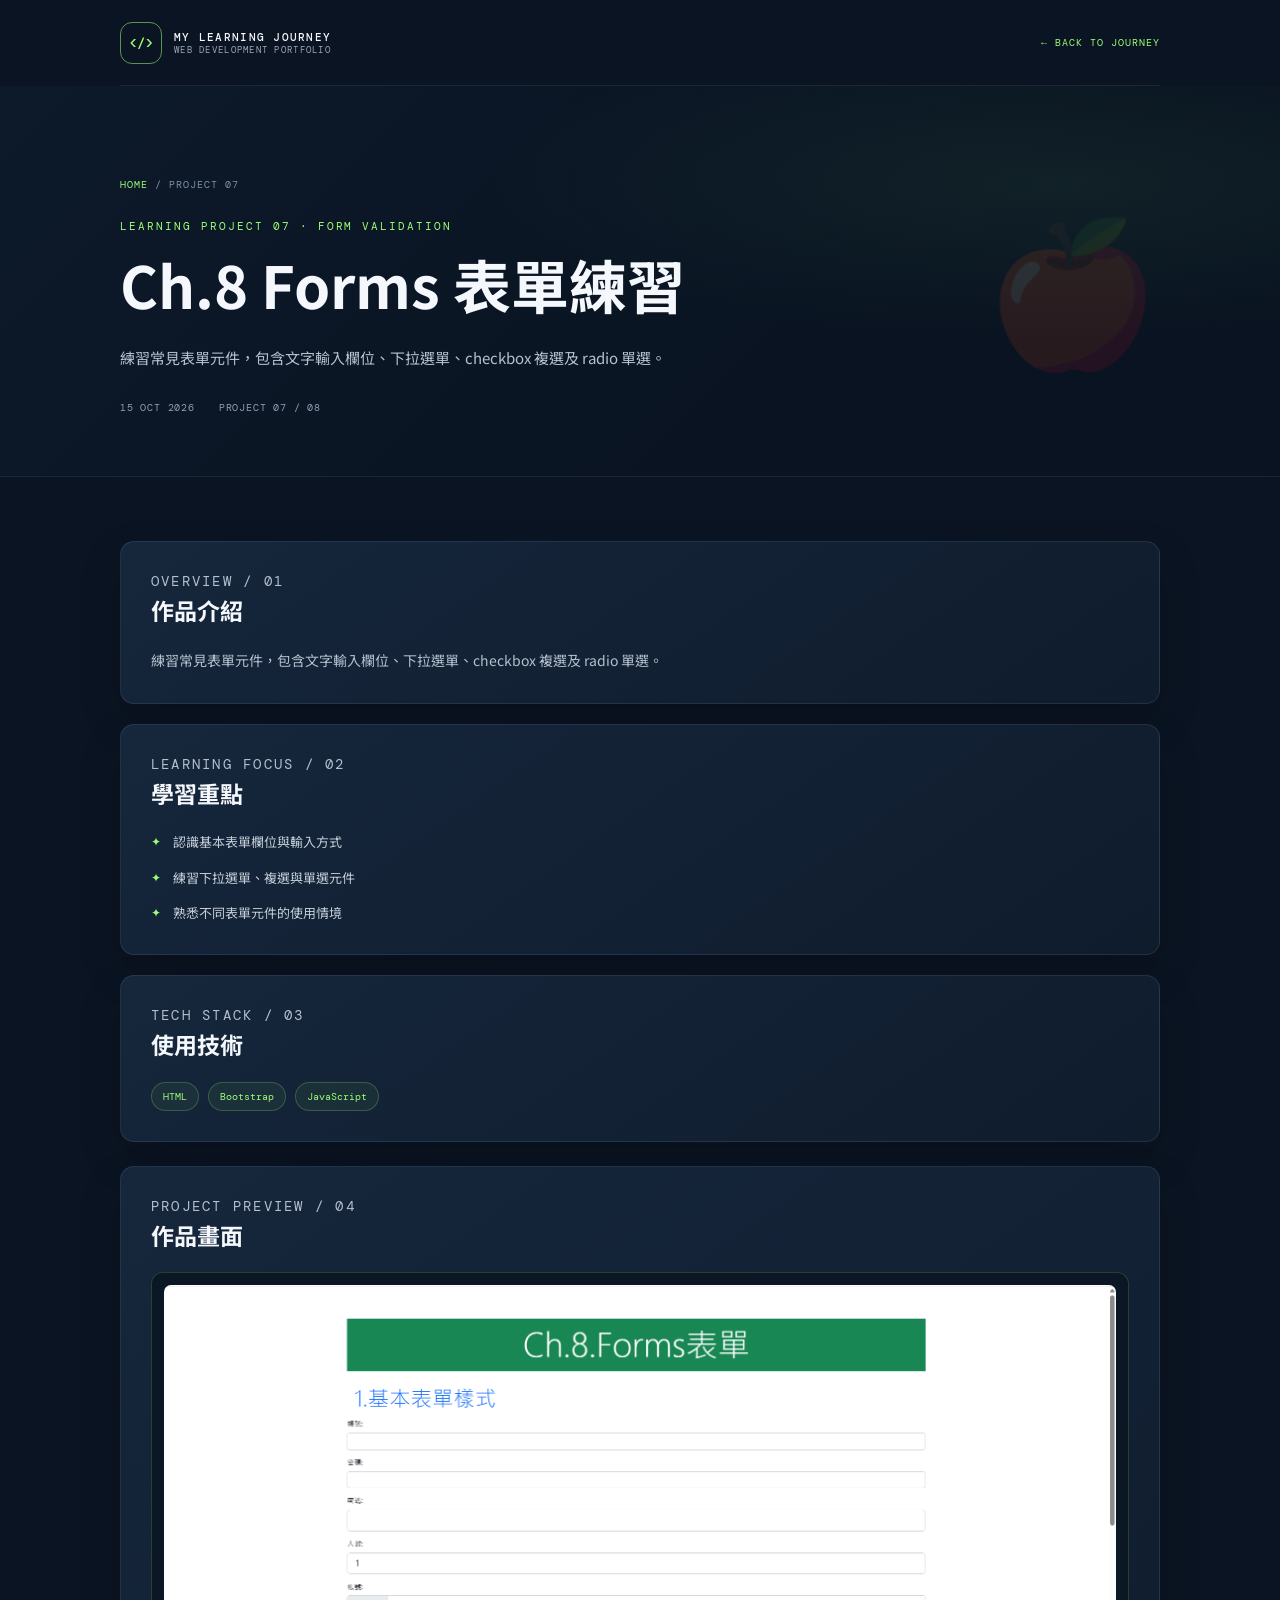
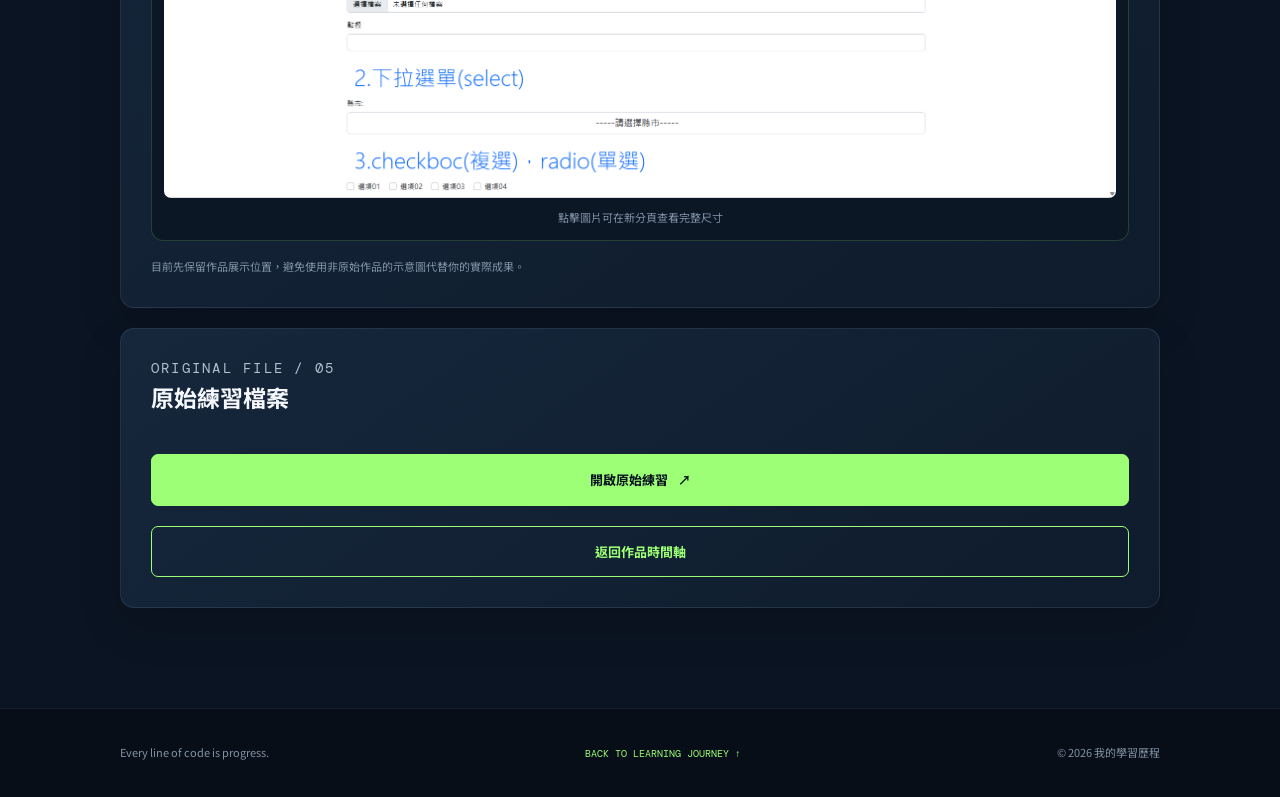
<file: projects/project-07.html>
<!DOCTYPE html>
<html lang="zh-Hant">
<head>
  <meta charset="UTF-8"><meta name="viewport" content="width=device-width, initial-scale=1.0">
  <meta name="description" content="練習常見表單元件，包含文字輸入欄位、下拉選單、checkbox 複選及 radio 單選。"><title>Ch.8 Forms 表單練習｜學習作品集</title>
  <link rel="stylesheet" href="../css/project-detail.css">
</head>
<body>
  <header class="container detail-nav">
    <a class="brand" href="../index.html" aria-label="返回學習作品集首頁"><span class="brand-mark">&lt;/&gt;</span><span class="brand-copy"><strong>MY LEARNING JOURNEY</strong><small>WEB DEVELOPMENT PORTFOLIO</small></span></a>
    <a class="detail-back" href="../index.html#learning-timeline">← BACK TO JOURNEY</a>
  </header>
  <section class="detail-hero"><div class="container">
    <div class="breadcrumb"><a href="../index.html">HOME</a> / PROJECT 07</div>
    <p class="project-number">LEARNING PROJECT 07 · FORM VALIDATION</p><h1>Ch.8 Forms 表單練習</h1><p class="detail-lead">練習常見表單元件，包含文字輸入欄位、下拉選單、checkbox 複選及 radio 單選。</p>
    <div class="detail-meta"><span>15 OCT 2026</span><span>PROJECT 07 / 08</span></div>
  </div></section>
  <main class="container detail-main"><div class="detail-grid"><div>
    <section class="detail-panel"><p class="section-kicker">OVERVIEW / 01</p><h2>作品介紹</h2><p>練習常見表單元件，包含文字輸入欄位、下拉選單、checkbox 複選及 radio 單選。</p></section>
    <section class="detail-panel"><p class="section-kicker">LEARNING FOCUS / 02</p><h2>學習重點</h2><ul class="focus-list">              <li>認識基本表單欄位與輸入方式</li>
              <li>練習下拉選單、複選與單選元件</li>
              <li>熟悉不同表單元件的使用情境</li></ul></section>
    <section class="detail-panel"><p class="section-kicker">TECH STACK / 03</p><h2>使用技術</h2><div class="tech-list">              <span class="tech-tag">HTML</span>
              <span class="tech-tag">Bootstrap</span>
              <span class="tech-tag">JavaScript</span></div></section>
  </div><aside>
    <section class="detail-panel"><p class="section-kicker">PROJECT PREVIEW / 04</p><h2>作品畫面</h2><div class="project-preview"><a class="project-image-link" href="../images/project-07.png" target="_blank" rel="noopener" aria-label="在新分頁查看作品 07 完整截圖"><img src="../images/project-07.png" alt="作品 07 實際網頁截圖" loading="lazy"></a><p class="image-hint">點擊圖片可在新分頁查看完整尺寸</p></div><p class="detail-side-note">目前先保留作品展示位置，避免使用非原始作品的示意圖代替你的實際成果。</p></section>
    <section class="detail-panel"><p class="section-kicker">ORIGINAL FILE / 05</p><h2>原始練習檔案</h2><a class="detail-button" href="../20261015-ch8.from.html" target="_blank" rel="noopener">開啟原始練習 <span>↗</span></a><a class="detail-button secondary" href="../index.html#learning-timeline">返回作品時間軸</a></section>
  </aside></div></main>
  <footer class="detail-footer"><div class="container detail-footer-inner"><span>Every line of code is progress.</span><a href="../index.html#learning-timeline">BACK TO LEARNING JOURNEY ↑</a><span>© 2026 我的學習歷程</span></div></footer>
</body></html>
</file>
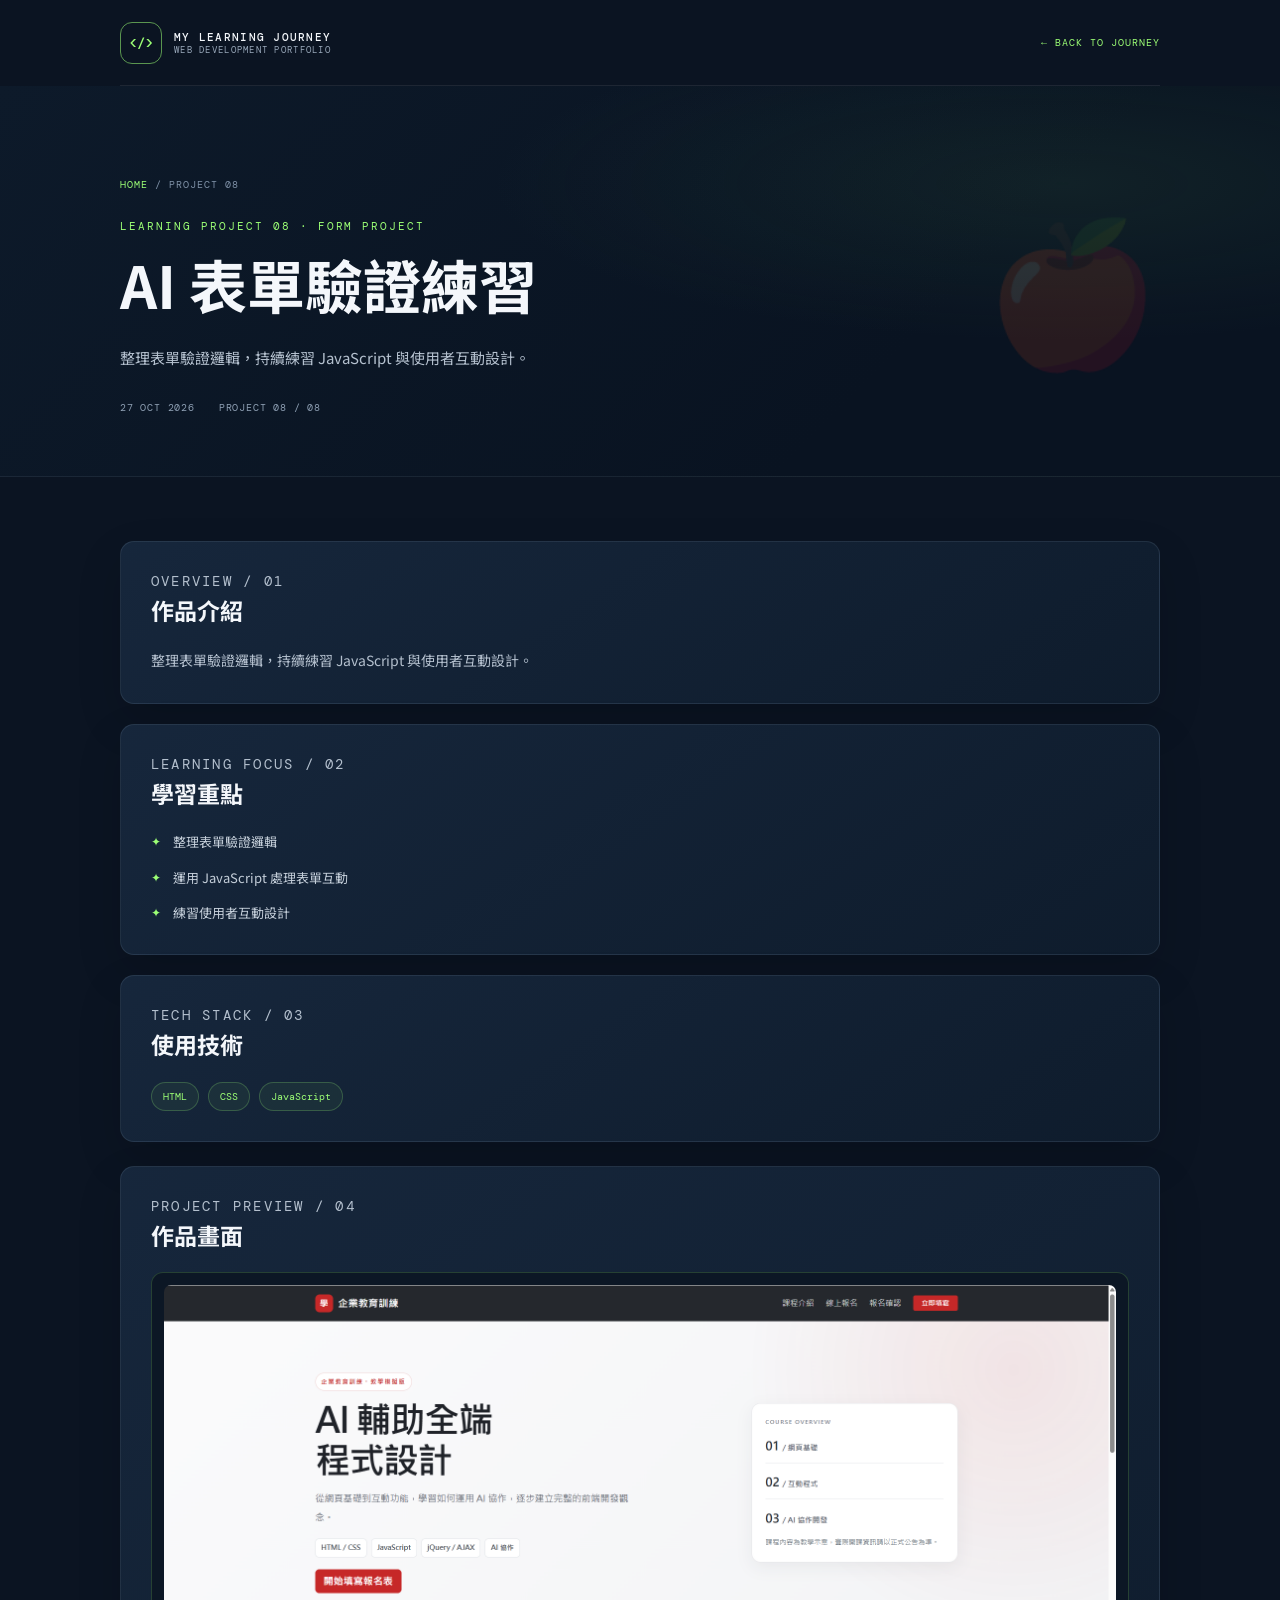
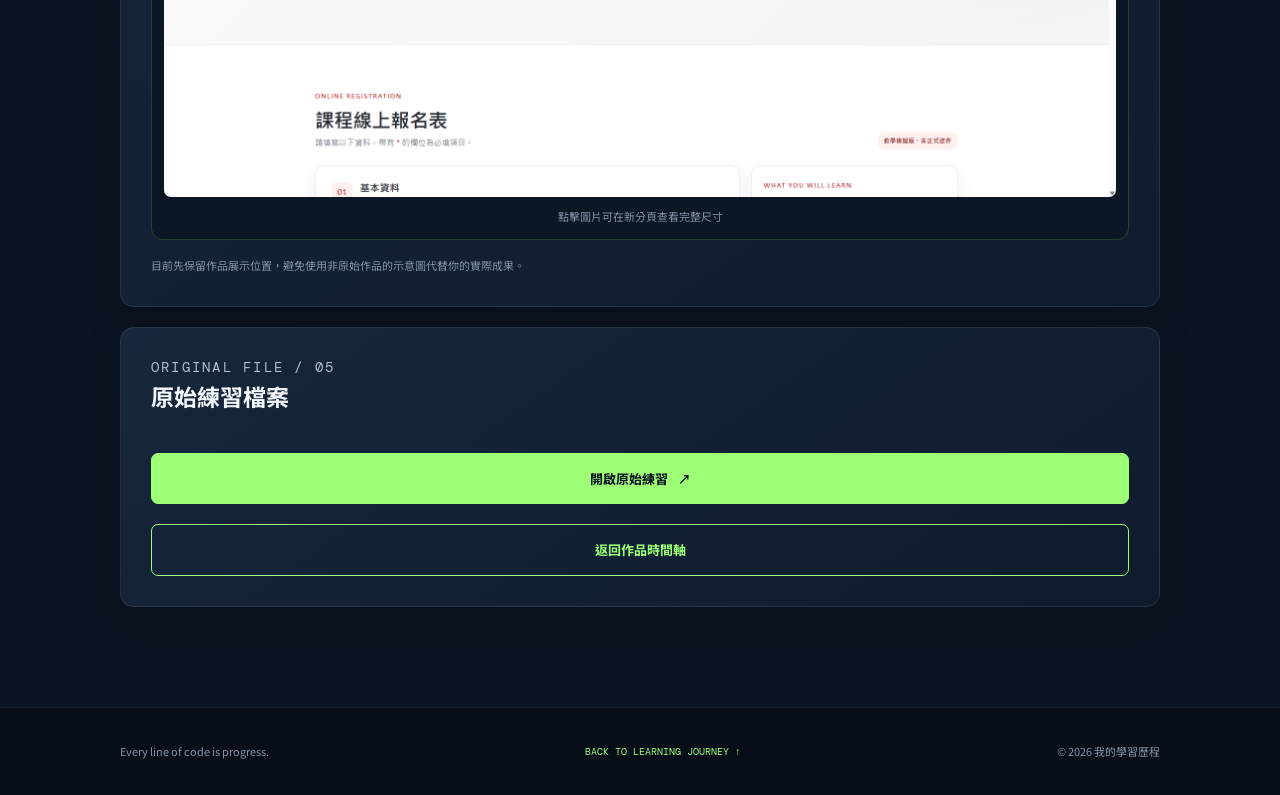
<file: projects/project-08.html>
<!DOCTYPE html>
<html lang="zh-Hant">
<head>
  <meta charset="UTF-8"><meta name="viewport" content="width=device-width, initial-scale=1.0">
  <meta name="description" content="整理表單驗證邏輯，持續練習 JavaScript 與使用者互動設計。"><title>AI 表單驗證練習｜學習作品集</title>
  <link rel="stylesheet" href="../css/project-detail.css">
</head>
<body>
  <header class="container detail-nav">
    <a class="brand" href="../index.html" aria-label="返回學習作品集首頁"><span class="brand-mark">&lt;/&gt;</span><span class="brand-copy"><strong>MY LEARNING JOURNEY</strong><small>WEB DEVELOPMENT PORTFOLIO</small></span></a>
    <a class="detail-back" href="../index.html#learning-timeline">← BACK TO JOURNEY</a>
  </header>
  <section class="detail-hero"><div class="container">
    <div class="breadcrumb"><a href="../index.html">HOME</a> / PROJECT 08</div>
    <p class="project-number">LEARNING PROJECT 08 · FORM PROJECT</p><h1>AI 表單驗證練習</h1><p class="detail-lead">整理表單驗證邏輯，持續練習 JavaScript 與使用者互動設計。</p>
    <div class="detail-meta"><span>27 OCT 2026</span><span>PROJECT 08 / 08</span></div>
  </div></section>
  <main class="container detail-main"><div class="detail-grid"><div>
    <section class="detail-panel"><p class="section-kicker">OVERVIEW / 01</p><h2>作品介紹</h2><p>整理表單驗證邏輯，持續練習 JavaScript 與使用者互動設計。</p></section>
    <section class="detail-panel"><p class="section-kicker">LEARNING FOCUS / 02</p><h2>學習重點</h2><ul class="focus-list">              <li>整理表單驗證邏輯</li>
              <li>運用 JavaScript 處理表單互動</li>
              <li>練習使用者互動設計</li></ul></section>
    <section class="detail-panel"><p class="section-kicker">TECH STACK / 03</p><h2>使用技術</h2><div class="tech-list">              <span class="tech-tag">HTML</span>
              <span class="tech-tag">CSS</span>
              <span class="tech-tag">JavaScript</span></div></section>
  </div><aside>
    <section class="detail-panel"><p class="section-kicker">PROJECT PREVIEW / 04</p><h2>作品畫面</h2><div class="project-preview"><a class="project-image-link" href="../images/project-08.png" target="_blank" rel="noopener" aria-label="在新分頁查看作品 08 完整截圖"><img src="../images/project-08.png" alt="作品 08 實際網頁截圖" loading="lazy"></a><p class="image-hint">點擊圖片可在新分頁查看完整尺寸</p></div><p class="detail-side-note">目前先保留作品展示位置，避免使用非原始作品的示意圖代替你的實際成果。</p></section>
    <section class="detail-panel"><p class="section-kicker">ORIGINAL FILE / 05</p><h2>原始練習檔案</h2><a class="detail-button" href="../AI20261027-forms.html" target="_blank" rel="noopener">開啟原始練習 <span>↗</span></a><a class="detail-button secondary" href="../index.html#learning-timeline">返回作品時間軸</a></section>
  </aside></div></main>
  <footer class="detail-footer"><div class="container detail-footer-inner"><span>Every line of code is progress.</span><a href="../index.html#learning-timeline">BACK TO LEARNING JOURNEY ↑</a><span>© 2026 我的學習歷程</span></div></footer>
</body></html>
</file>
<file: css/project-detail.css>
@import url('https://fonts.googleapis.com/css2?family=DM+Mono:wght@400;500&family=Noto+Sans+TC:wght@400;500;600;700;800&display=swap');
:root{--bg:#0b1422;--bg-deep:#080f1a;--text:#f4f7fb;--muted:#9aa9bb;--green:#9cff75;--mono:'DM Mono',monospace;--sans:'Noto Sans TC',sans-serif}
*{box-sizing:border-box}html{scroll-behavior:smooth}body{margin:0;background:var(--bg);color:var(--text);font-family:var(--sans);line-height:1.8}a{color:inherit;text-decoration:none}.container{width:min(1040px,calc(100% - 48px));margin-inline:auto}
.detail-nav{min-height:86px;display:flex;align-items:center;justify-content:space-between;gap:20px;border-bottom:1px solid rgba(255,255,255,.08)}.brand{display:flex;align-items:center;gap:12px}.brand-mark{width:42px;height:42px;display:grid;place-items:center;border:1px solid rgba(156,255,117,.55);color:var(--green);border-radius:12px;font:500 14px var(--mono)}.brand-copy{display:grid;line-height:1.4;letter-spacing:.08em}.brand-copy strong{font:500 11px var(--mono)}.brand-copy small{color:var(--muted);font:9px var(--mono)}.detail-back{color:var(--green);font:10px var(--mono);letter-spacing:.1em}
.detail-hero{padding:92px 0 62px;position:relative;overflow:hidden;background:radial-gradient(ellipse at 83% 25%,rgba(54,103,69,.17),transparent 38%),linear-gradient(135deg,#0d1a2a,#091321 70%);border-bottom:1px solid rgba(255,255,255,.06)}.detail-hero:after{content:'🍎';position:absolute;right:max(7%,calc((100vw - 1040px)/2));top:70px;font-size:clamp(70px,12vw,140px);opacity:.12;pointer-events:none}.breadcrumb{color:#7f91a7;font:10px var(--mono);letter-spacing:.1em}.breadcrumb a{color:var(--green)}.project-number{margin:28px 0 12px;color:var(--green);font:11px var(--mono);letter-spacing:.18em}.detail-hero h1{max-width:800px;margin:0;font-size:clamp(32px,5.2vw,58px);line-height:1.35}.detail-lead{max-width:720px;margin:20px 0 0;color:#b5c1cf;font-size:15px;line-height:2}.detail-meta{display:flex;flex-wrap:wrap;gap:10px 24px;margin-top:28px;color:#8fa0b4;font:10px var(--mono);letter-spacing:.08em}
.detail-main{padding:64px 0 100px}.detail-grid{display:grid;grid-template-columns:1fr;gap:24px;align-items:start}.detail-panel{padding:30px;background:linear-gradient(145deg,rgba(23,40,61,.96),rgba(15,29,45,.96));border:1px solid rgba(164,190,214,.12);border-radius:14px;box-shadow:0 18px 45px rgba(0,0,0,.14)}.detail-panel+.detail-panel{margin-top:20px}.section-kicker{margin:0 0 8px;color:var(--green);font:10px var(--mono);letter-spacing:.16em}.detail-panel h2{margin:0 0 16px;font-size:23px}.detail-panel p{margin:0;color:#b4c0ce;font-size:14px}.focus-list{display:grid;gap:12px;margin:0;padding:0;list-style:none}.focus-list li{display:flex;gap:12px;color:#c5cfda;font-size:13px}.focus-list li:before{content:'✦';color:var(--green);font-size:12px}.tech-list{display:flex;flex-wrap:wrap;gap:9px}.tech-tag{padding:7px 11px;border:1px solid rgba(156,255,117,.22);border-radius:999px;color:var(--green);background:rgba(156,255,117,.055);font:10px var(--mono)}
.project-preview{padding:12px;border:1px solid rgba(156,255,117,.18);border-radius:12px;background:#0c1725}.project-image-link{display:block;text-align:center}.project-preview img{display:block;width:100%;height:auto;max-height:760px;object-fit:contain;object-position:top center;border-radius:7px}.image-hint{margin:10px 0 0!important;text-align:center;color:#8192a6!important;font-size:11px!important}.detail-side-note{margin-top:16px!important;color:#8293a7!important;font-size:11px!important}.detail-button{display:inline-flex;justify-content:center;align-items:center;gap:10px;width:100%;margin-top:20px;padding:13px 16px;border:1px solid var(--green);border-radius:7px;background:var(--green);color:#0b1422;font-weight:700;font-size:13px;transition:.2s ease}.detail-button:hover{background:transparent;color:var(--green)}.detail-button.secondary{background:transparent;color:var(--green)}.detail-button.secondary:hover{background:rgba(156,255,117,.08)}.detail-button:focus-visible,.detail-back:focus-visible{outline:3px solid #fff;outline-offset:5px}
.detail-footer{padding:34px 0;border-top:1px solid rgba(255,255,255,.07);background:#070e18}.detail-footer-inner{display:flex;justify-content:space-between;align-items:center;gap:18px;color:#8291a3;font-size:11px}.detail-footer-inner a{color:var(--green);font:10px var(--mono)}
@media(max-width:720px){.container{width:min(100% - 36px,560px)}.detail-nav{min-height:72px}.brand-mark{width:36px;height:36px}.brand-copy strong{font-size:9px}.brand-copy small{font-size:7px}.detail-back{font-size:8px}.detail-hero{padding:68px 0 48px}.detail-lead{font-size:13px}.detail-main{padding:38px 0 70px}.detail-grid{grid-template-columns:1fr}.detail-panel{padding:22px 19px}.detail-panel h2{font-size:20px}.detail-footer-inner{flex-direction:column;align-items:flex-start}}
@media(prefers-reduced-motion:reduce){html{scroll-behavior:auto}*,*:before,*:after{transition-duration:.01ms!important}}
</file>
